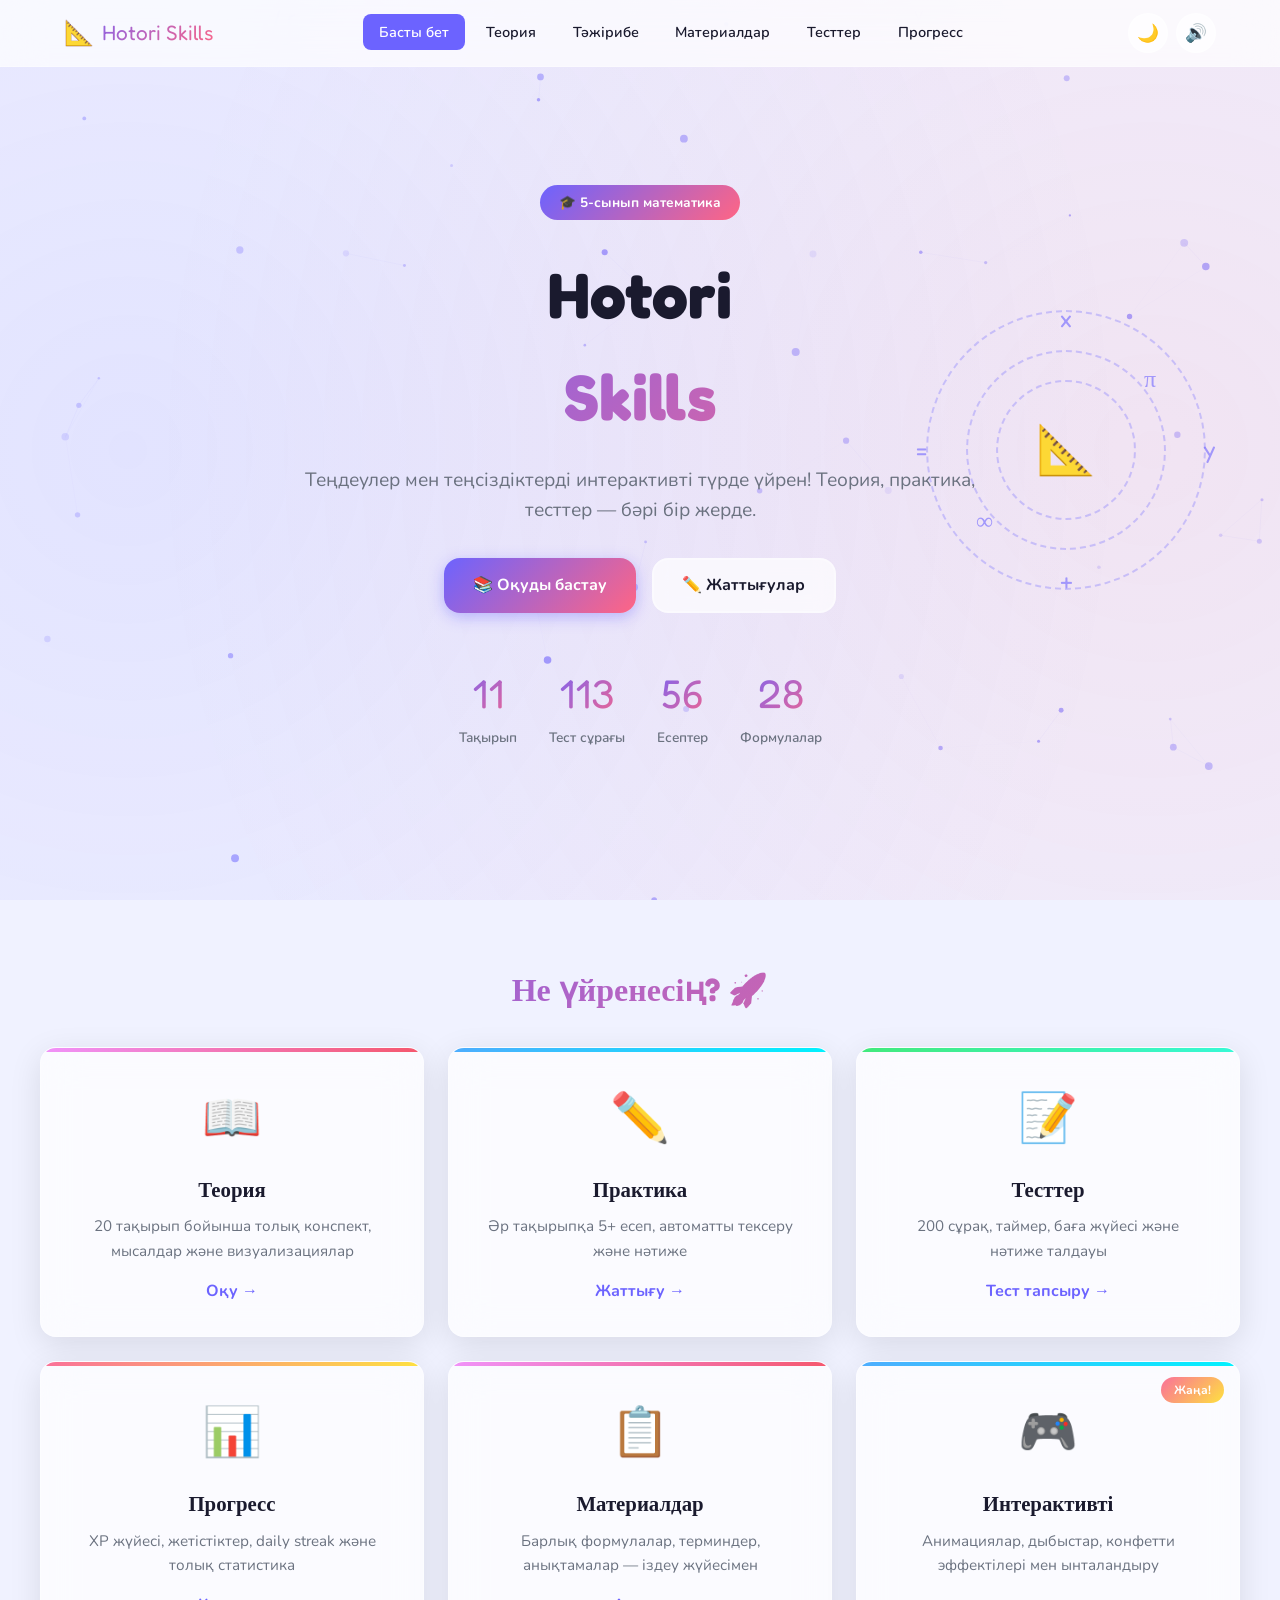
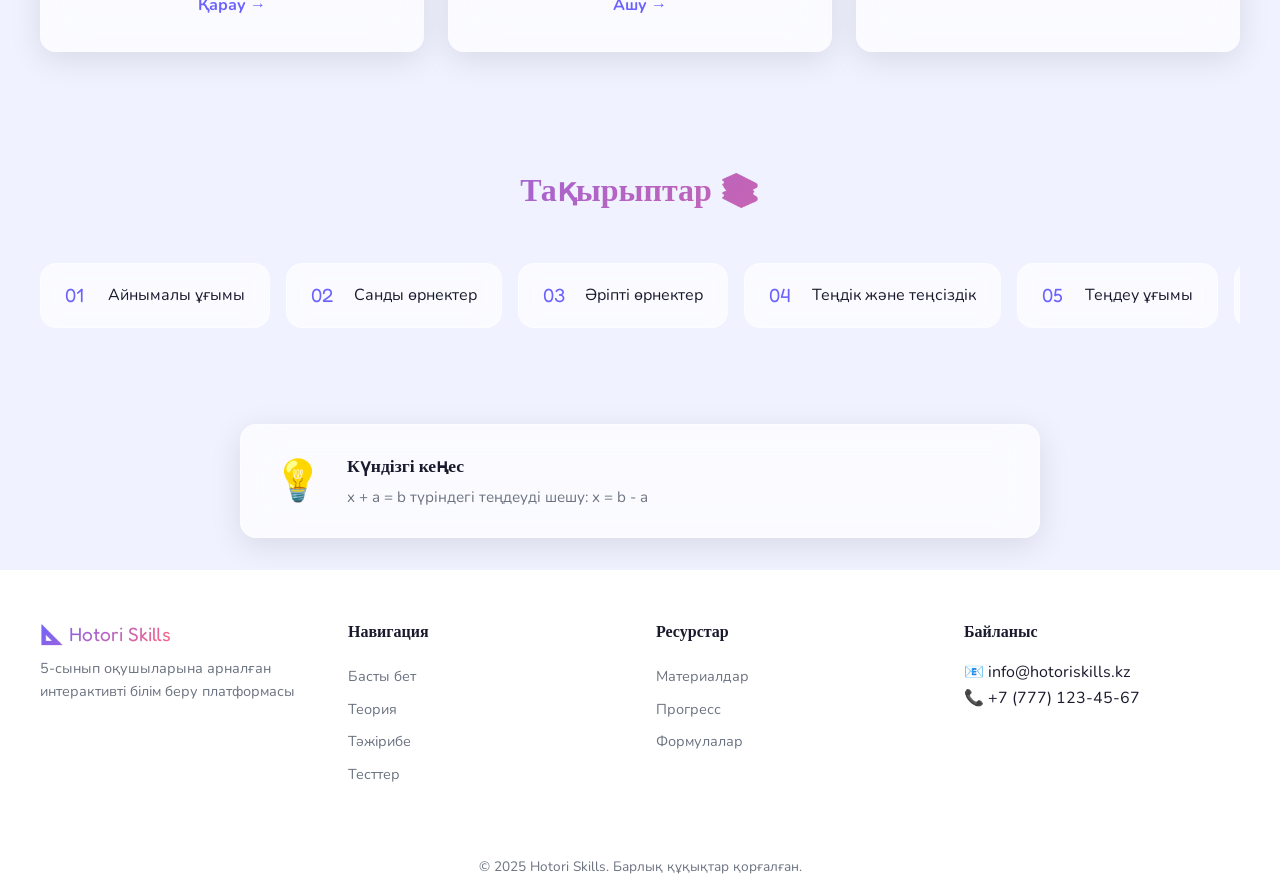
<file: index.html>
<!-- index.html -->
<!DOCTYPE html>
<html lang="kk">
<head>
    <meta charset="UTF-8">
    <meta name="viewport" content="width=device-width, initial-scale=1.0">
    <title>Hotori Skills — Теңдеулер мен теңсіздіктер</title>
    <link rel="stylesheet" href="css/style.css">
    <link rel="stylesheet" href="css/animations.css">
    <link href="https://fonts.googleapis.com/css2?family=Nunito:wght@400;600;700;800;900&family=Fredoka+One&display=swap" rel="stylesheet">
</head>
<body>
    <!-- Loading Screen -->
    <div id="loading-screen">
        <div class="loader-container">
            <div class="loader-spinner"></div>
            <h2 class="loader-text">Hotori Skills</h2>
            <p class="loader-sub">Жүктелуде...</p>
            <div class="loader-bar"><div class="loader-bar-fill"></div></div>
        </div>
    </div>

    <!-- Particle Background -->
    <canvas id="particle-canvas"></canvas>

    <!-- Floating Math Symbols -->
    <div class="floating-symbols" id="floating-symbols"></div>

    <!-- Navigation -->
    <nav class="navbar" id="navbar">
        <div class="nav-container">
            <a href="index.html" class="nav-logo">
                <span class="logo-icon">📐</span>
                <span class="logo-text">Hotori Skills</span>
            </a>
            <button class="nav-toggle" id="nav-toggle" aria-label="Menu">
                <span></span><span></span><span></span>
            </button>
            <ul class="nav-menu" id="nav-menu">
                <li><a href="index.html" class="nav-link active">Басты бет</a></li>
                <li><a href="theory.html" class="nav-link">Теория</a></li>
                <li><a href="practice.html" class="nav-link">Тәжірибе</a></li>
                <li><a href="materials.html" class="nav-link">Материалдар</a></li>
                <li><a href="tests.html" class="nav-link">Тесттер</a></li>
                <li><a href="progress.html" class="nav-link">Прогресс</a></li>
            </ul>
            <div class="nav-controls">
                <button class="theme-toggle" id="theme-toggle" aria-label="Theme">🌙</button>
                <button class="sound-toggle" id="sound-toggle" aria-label="Sound">🔊</button>
            </div>
        </div>
    </nav>

    <!-- Hero Section -->
    <header class="hero" id="hero">
        <div class="hero-content">
            <div class="hero-badge">🎓 5-сынып математика</div>
            <h1 class="hero-title">
                <span class="title-line">Hotori</span>
                <span class="title-line highlight">Skills</span>
            </h1>
            <p class="hero-description">Теңдеулер мен теңсіздіктерді интерактивті түрде үйрен! Теория, практика, тесттер — бәрі бір жерде.</p>
            <div class="hero-buttons">
                <a href="theory.html" class="btn btn-primary btn-glow">📚 Оқуды бастау</a>
                <a href="practice.html" class="btn btn-secondary">✏️ Жаттығулар</a>
            </div>
            <div class="hero-stats">
                <div class="stat-item">
                    <span class="stat-number" data-count="20">0</span>
                    <span class="stat-label">Тақырып</span>
                </div>
                <div class="stat-item">
                    <span class="stat-number" data-count="200">0</span>
                    <span class="stat-label">Тест сұрағы</span>
                </div>
                <div class="stat-item">
                    <span class="stat-number" data-count="100">0</span>
                    <span class="stat-label">Есептер</span>
                </div>
                <div class="stat-item">
                    <span class="stat-number" data-count="50">0</span>
                    <span class="stat-label">Формулалар</span>
                </div>
            </div>
        </div>
        <div class="hero-visual">
            <div class="math-orbit">
                <div class="orbit-ring ring-1"></div>
                <div class="orbit-ring ring-2"></div>
                <div class="orbit-ring ring-3"></div>
                <div class="orbit-symbol sym-1">x</div>
                <div class="orbit-symbol sym-2">y</div>
                <div class="orbit-symbol sym-3">+</div>
                <div class="orbit-symbol sym-4">=</div>
                <div class="orbit-symbol sym-5">π</div>
                <div class="orbit-symbol sym-6">∞</div>
                <div class="orbit-center">📐</div>
            </div>
        </div>
    </header>

    <!-- Features Section -->
    <section class="features" id="features">
        <h2 class="section-title">Не үйренесің? 🚀</h2>
        <div class="features-grid">
            <div class="feature-card glass" data-aos="fade-up">
                <div class="feature-icon">📖</div>
                <h3>Теория</h3>
                <p>20 тақырып бойынша толық конспект, мысалдар және визуализациялар</p>
                <a href="theory.html" class="feature-link">Оқу →</a>
            </div>
            <div class="feature-card glass" data-aos="fade-up" data-aos-delay="100">
                <div class="feature-icon">✏️</div>
                <h3>Практика</h3>
                <p>Әр тақырыпқа 5+ есеп, автоматты тексеру және нәтиже</p>
                <a href="practice.html" class="feature-link">Жаттығу →</a>
            </div>
            <div class="feature-card glass" data-aos="fade-up" data-aos-delay="200">
                <div class="feature-icon">📝</div>
                <h3>Тесттер</h3>
                <p>200 сұрақ, таймер, баға жүйесі және нәтиже талдауы</p>
                <a href="tests.html" class="feature-link">Тест тапсыру →</a>
            </div>
            <div class="feature-card glass" data-aos="fade-up" data-aos-delay="300">
                <div class="feature-icon">📊</div>
                <h3>Прогресс</h3>
                <p>XP жүйесі, жетістіктер, daily streak және толық статистика</p>
                <a href="progress.html" class="feature-link">Қарау →</a>
            </div>
            <div class="feature-card glass" data-aos="fade-up" data-aos-delay="400">
                <div class="feature-icon">📋</div>
                <h3>Материалдар</h3>
                <p>Барлық формулалар, терминдер, анықтамалар — іздеу жүйесімен</p>
                <a href="materials.html" class="feature-link">Ашу →</a>
            </div>
            <div class="feature-card glass" data-aos="fade-up" data-aos-delay="500">
                <div class="feature-icon">🎮</div>
                <h3>Интерактивті</h3>
                <p>Анимациялар, дыбыстар, конфетти эффектілері мен ынталандыру</p>
                <span class="feature-tag">Жаңа!</span>
            </div>
        </div>
    </section>

    <!-- Quick Topics Section -->
    <section class="quick-topics" id="quick-topics">
        <h2 class="section-title">Тақырыптар 📚</h2>
        <div class="topics-carousel">
            <div class="topic-item" onclick="location.href='theory.html#topic-1'">
                <span class="topic-num">01</span>
                <span class="topic-name">Айнымалы ұғымы</span>
            </div>
            <div class="topic-item" onclick="location.href='theory.html#topic-2'">
                <span class="topic-num">02</span>
                <span class="topic-name">Санды өрнектер</span>
            </div>
            <div class="topic-item" onclick="location.href='theory.html#topic-3'">
                <span class="topic-num">03</span>
                <span class="topic-name">Әріпті өрнектер</span>
            </div>
            <div class="topic-item" onclick="location.href='theory.html#topic-4'">
                <span class="topic-num">04</span>
                <span class="topic-name">Теңдік және теңсіздік</span>
            </div>
            <div class="topic-item" onclick="location.href='theory.html#topic-5'">
                <span class="topic-num">05</span>
                <span class="topic-name">Теңдеу ұғымы</span>
            </div>
            <div class="topic-item" onclick="location.href='theory.html#topic-6'">
                <span class="topic-num">06</span>
                <span class="topic-name">Қарапайым теңдеулер</span>
            </div>
            <div class="topic-item" onclick="location.href='theory.html#topic-7'">
                <span class="topic-num">07</span>
                <span class="topic-name">Бір амалмен шешу</span>
            </div>
            <div class="topic-item" onclick="location.href='theory.html#topic-8'">
                <span class="topic-num">08</span>
                <span class="topic-name">Екі амалмен шешу</span>
            </div>
        </div>
    </section>

    <!-- Daily Tip -->
    <section class="daily-tip">
        <div class="tip-card glass">
            <div class="tip-icon">💡</div>
            <div class="tip-content">
                <h3>Күндізгі кеңес</h3>
                <p id="daily-tip-text">Теңдеу шешкенде, теңдіктің екі жағына да бірдей амал қолдануды ұмытпа!</p>
            </div>
        </div>
    </section>

    <!-- Footer -->
    <footer class="footer">
        <div class="footer-container">
            <div class="footer-brand">
                <span class="footer-logo">📐 Hotori Skills</span>
                <p>5-сынып оқушыларына арналған интерактивті білім беру платформасы</p>
            </div>
            <div class="footer-links">
                <h4>Навигация</h4>
                <a href="index.html">Басты бет</a>
                <a href="theory.html">Теория</a>
                <a href="practice.html">Тәжірибе</a>
                <a href="tests.html">Тесттер</a>
            </div>
            <div class="footer-links">
                <h4>Ресурстар</h4>
                <a href="materials.html">Материалдар</a>
                <a href="progress.html">Прогресс</a>
                <a href="theory.html">Формулалар</a>
            </div>
            <div class="footer-info">
                <h4>Байланыс</h4>
                <p>📧 info@hotoriskills.kz</p>
                <p>📞 +7 (777) 123-45-67</p>
            </div>
        </div>
        <div class="footer-bottom">
            <p>© 2025 Hotori Skills. Барлық құқықтар қорғалған.</p>
        </div>
    </footer>

    <!-- Scroll to Top -->
    <button class="scroll-top" id="scroll-top" aria-label="Scroll to top">↑</button>

    <!-- Notification Container -->
    <div id="notification-container"></div>

    <!-- Achievement Popup -->
    <div id="achievement-popup" class="achievement-popup hidden">
        <div class="achievement-content">
            <div class="achievement-icon">🏆</div>
            <h3 id="achievement-title">Жетістік!</h3>
            <p id="achievement-desc">Алғашқы қадам!</p>
        </div>
    </div>

    <script src="js/storage.js"></script>
    <script src="js/animations.js"></script>
    <script src="js/main.js"></script>
</body>
</html>
</file>
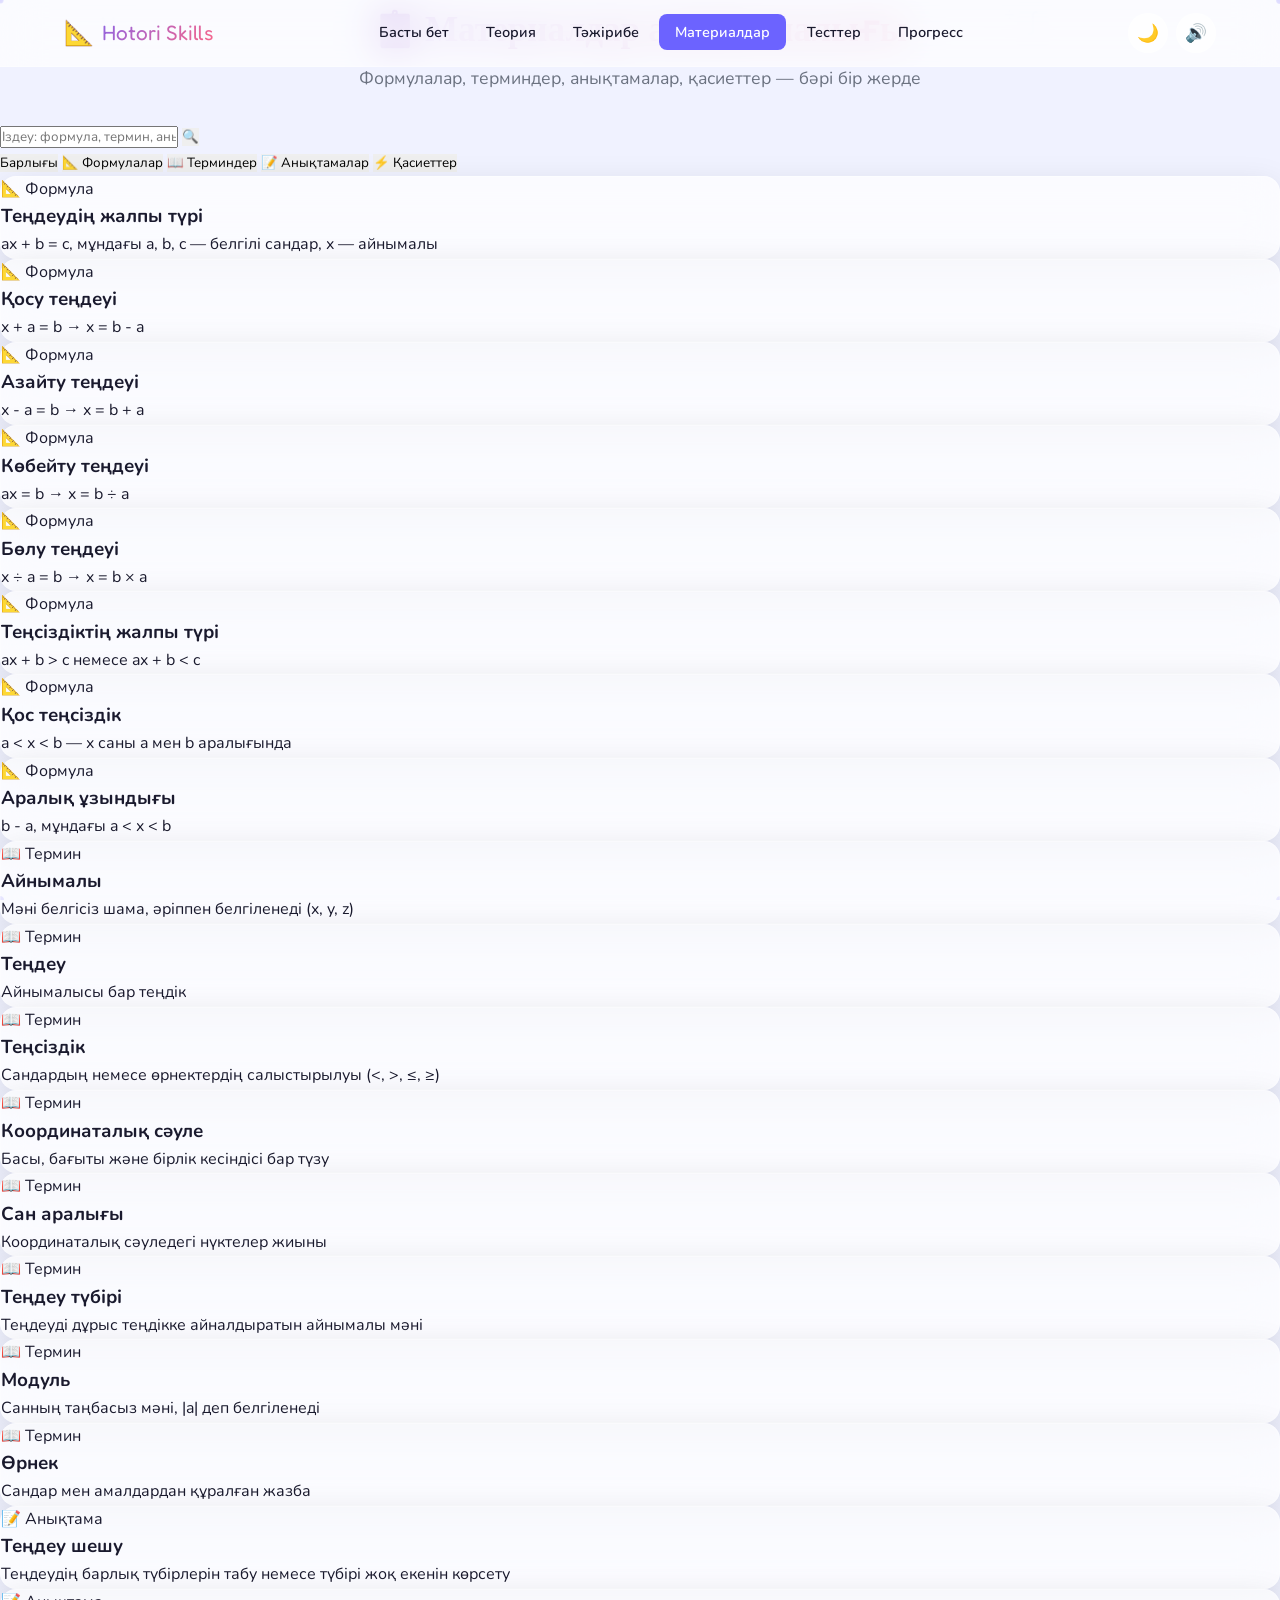
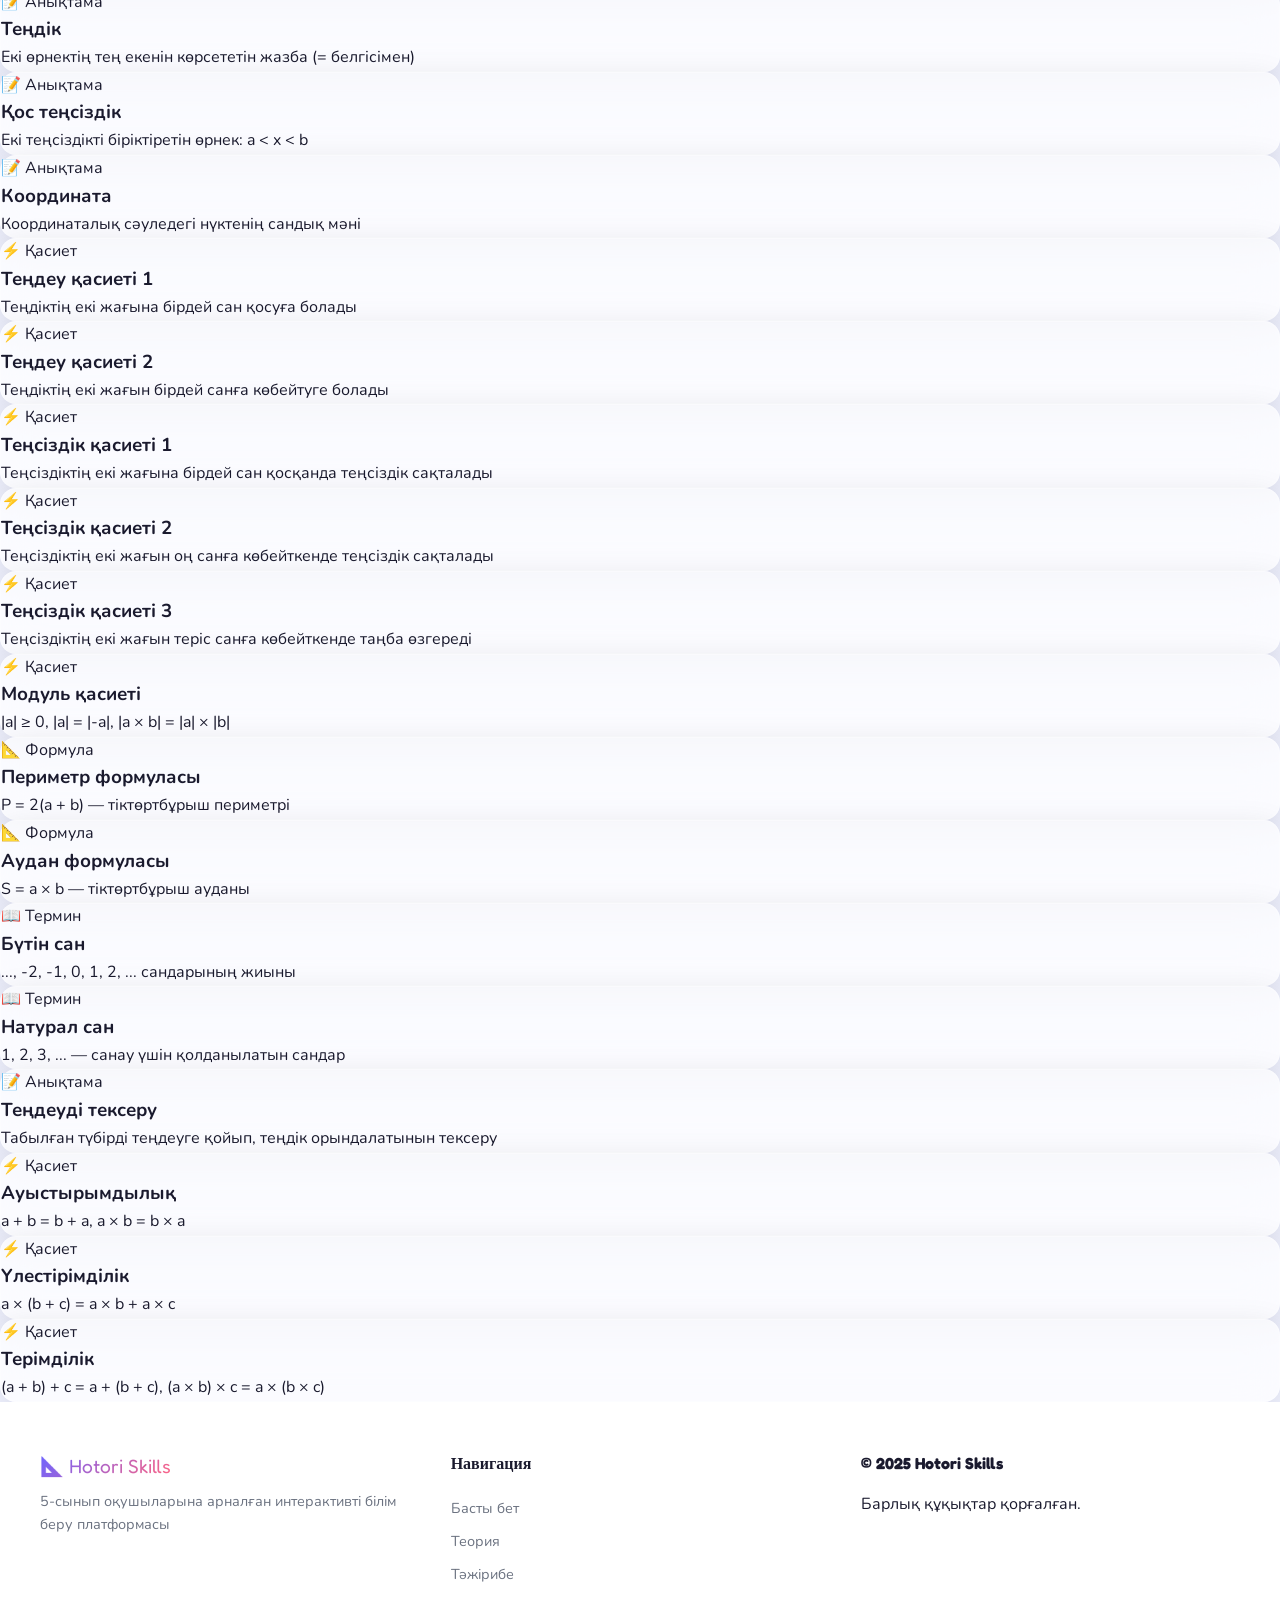
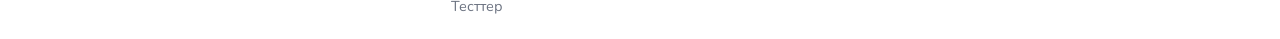
<file: materials.html>
<!-- materials.html -->
<!DOCTYPE html>
<html lang="kk">
<head>
    <meta charset="UTF-8">
    <meta name="viewport" content="width=device-width, initial-scale=1.0">
    <title>Материалдар — Hotori Skills</title>
    <link rel="stylesheet" href="css/style.css">
    <link rel="stylesheet" href="css/animations.css">
    <link href="https://fonts.googleapis.com/css2?family=Nunito:wght@400;600;700;800;900&family=Fredoka+One&display=swap" rel="stylesheet">
</head>
<body>
    <canvas id="particle-canvas"></canvas>
    <div class="floating-symbols" id="floating-symbols"></div>

    <nav class="navbar" id="navbar">
        <div class="nav-container">
            <a href="index.html" class="nav-logo">
                <span class="logo-icon">📐</span>
                <span class="logo-text">Hotori Skills</span>
            </a>
            <button class="nav-toggle" id="nav-toggle"><span></span><span></span><span></span></button>
            <ul class="nav-menu" id="nav-menu">
                <li><a href="index.html" class="nav-link">Басты бет</a></li>
                <li><a href="theory.html" class="nav-link">Теория</a></li>
                <li><a href="practice.html" class="nav-link">Тәжірибе</a></li>
                <li><a href="materials.html" class="nav-link active">Материалдар</a></li>
                <li><a href="tests.html" class="nav-link">Тесттер</a></li>
                <li><a href="progress.html" class="nav-link">Прогресс</a></li>
            </ul>
            <div class="nav-controls">
                <button class="theme-toggle" id="theme-toggle">🌙</button>
                <button class="sound-toggle" id="sound-toggle">🔊</button>
            </div>
        </div>
    </nav>

    <section class="materials-header">
        <h1 class="page-title">📋 Материалдар анықтамалығы</h1>
        <p class="page-subtitle">Формулалар, терминдер, анықтамалар, қасиеттер — бәрі бір жерде</p>
        <div class="search-container">
            <input type="text" id="material-search" placeholder="Іздеу: формула, термин, анықтама..." class="search-input">
            <button class="search-btn">🔍</button>
        </div>
        <div class="filter-chips" id="filter-chips">
            <button class="filter-chip active" data-filter="all">Барлығы</button>
            <button class="filter-chip" data-filter="formula">📐 Формулалар</button>
            <button class="filter-chip" data-filter="term">📖 Терминдер</button>
            <button class="filter-chip" data-filter="definition">📝 Анықтамалар</button>
            <button class="filter-chip" data-filter="property">⚡ Қасиеттер</button>
        </div>
    </section>

    <main class="materials-grid" id="materials-grid">
        <!-- JS арқылы толтырылады -->
    </main>

    <footer class="footer">
        <div class="footer-container">
            <div class="footer-brand">
                <span class="footer-logo">📐 Hotori Skills</span>
                <p>5-сынып оқушыларына арналған интерактивті білім беру платформасы</p>
            </div>
            <div class="footer-links">
                <h4>Навигация</h4>
                <a href="index.html">Басты бет</a>
                <a href="theory.html">Теория</a>
                <a href="practice.html">Тәжірибе</a>
                <a href="tests.html">Тесттер</a>
            </div>
            <div class="footer-info">
                <h4>© 2025 Hotori Skills</h4>
                <p>Барлық құқықтар қорғалған.</p>
            </div>
        </div>
    </footer>

    <button class="scroll-top" id="scroll-top">↑</button>
    <div id="notification-container"></div>

    <script src="js/storage.js"></script>
    <script src="js/animations.js"></script>
    <script src="js/main.js"></script>
    <script>
        // Materials page specific script
        const materialsData = [
            { type: "formula", title: "Теңдеудің жалпы түрі", content: "ax + b = c, мұндағы a, b, c — белгілі сандар, x — айнымалы" },
            { type: "formula", title: "Қосу теңдеуі", content: "x + a = b → x = b - a" },
            { type: "formula", title: "Азайту теңдеуі", content: "x - a = b → x = b + a" },
            { type: "formula", title: "Көбейту теңдеуі", content: "ax = b → x = b ÷ a" },
            { type: "formula", title: "Бөлу теңдеуі", content: "x ÷ a = b → x = b × a" },
            { type: "formula", title: "Теңсіздіктің жалпы түрі", content: "ax + b > c немесе ax + b < c" },
            { type: "formula", title: "Қос теңсіздік", content: "a < x < b — x саны a мен b аралығында" },
            { type: "formula", title: "Аралық ұзындығы", content: "b - a, мұндағы a < x < b" },
            { type: "term", title: "Айнымалы", content: "Мәні белгісіз шама, әріппен белгіленеді (x, y, z)" },
            { type: "term", title: "Теңдеу", content: "Айнымалысы бар теңдік" },
            { type: "term", title: "Теңсіздік", content: "Сандардың немесе өрнектердің салыстырылуы (<, >, ≤, ≥)" },
            { type: "term", title: "Координаталық сәуле", content: "Басы, бағыты және бірлік кесіндісі бар түзу" },
            { type: "term", title: "Сан аралығы", content: "Координаталық сәуледегі нүктелер жиыны" },
            { type: "term", title: "Теңдеу түбірі", content: "Теңдеуді дұрыс теңдікке айналдыратын айнымалы мәні" },
            { type: "term", title: "Модуль", content: "Санның таңбасыз мәні, |a| деп белгіленеді" },
            { type: "term", title: "Өрнек", content: "Сандар мен амалдардан құралған жазба" },
            { type: "definition", title: "Теңдеу шешу", content: "Теңдеудің барлық түбірлерін табу немесе түбірі жоқ екенін көрсету" },
            { type: "definition", title: "Теңдік", content: "Екі өрнектің тең екенін көрсететін жазба (= белгісімен)" },
            { type: "definition", title: "Қос теңсіздік", content: "Екі теңсіздікті біріктіретін өрнек: a < x < b" },
            { type: "definition", title: "Координата", content: "Координаталық сәуледегі нүктенің сандық мәні" },
            { type: "property", title: "Теңдеу қасиеті 1", content: "Теңдіктің екі жағына бірдей сан қосуға болады" },
            { type: "property", title: "Теңдеу қасиеті 2", content: "Теңдіктің екі жағын бірдей санға көбейтуге болады" },
            { type: "property", title: "Теңсіздік қасиеті 1", content: "Теңсіздіктің екі жағына бірдей сан қосқанда теңсіздік сақталады" },
            { type: "property", title: "Теңсіздік қасиеті 2", content: "Теңсіздіктің екі жағын оң санға көбейткенде теңсіздік сақталады" },
            { type: "property", title: "Теңсіздік қасиеті 3", content: "Теңсіздіктің екі жағын теріс санға көбейткенде таңба өзгереді" },
            { type: "property", title: "Модуль қасиеті", content: "|a| ≥ 0, |a| = |-a|, |a × b| = |a| × |b|" },
            { type: "formula", title: "Периметр формуласы", content: "P = 2(a + b) — тіктөртбұрыш периметрі" },
            { type: "formula", title: "Аудан формуласы", content: "S = a × b — тіктөртбұрыш ауданы" },
            { type: "term", title: "Бүтін сан", content: "..., -2, -1, 0, 1, 2, ... сандарының жиыны" },
            { type: "term", title: "Натурал сан", content: "1, 2, 3, ... — санау үшін қолданылатын сандар" },
            { type: "definition", title: "Теңдеуді тексеру", content: "Табылған түбірді теңдеуге қойып, теңдік орындалатынын тексеру" },
            { type: "property", title: "Ауыстырымдылық", content: "a + b = b + a, a × b = b × a" },
            { type: "property", title: "Үлестірімділік", content: "a × (b + c) = a × b + a × c" },
            { type: "property", title: "Терімділік", content: "(a + b) + c = a + (b + c), (a × b) × c = a × (b × c)" },
        ];

        function renderMaterials(data) {
            const grid = document.getElementById('materials-grid');
            grid.innerHTML = '';
            if (data.length === 0) {
                grid.innerHTML = '<div class="no-results"><span class="placeholder-icon">🔍</span><h3>Ештеңе табылмады</h3><p>Басқа сөзбен іздеп көріңіз</p></div>';
                return;
            }
            data.forEach((item, i) => {
                const typeIcons = { formula: '📐', term: '📖', definition: '📝', property: '⚡' };
                const typeLabels = { formula: 'Формула', term: 'Термин', definition: 'Анықтама', property: 'Қасиет' };
                const card = document.createElement('div');
                card.className = 'material-card glass';
                card.dataset.type = item.type;
                card.style.animationDelay = (i * 0.05) + 's';
                card.innerHTML = `
                    <div class="material-card-header">
                        <span class="material-type-badge type-${item.type}">${typeIcons[item.type]} ${typeLabels[item.type]}</span>
                        <h3>${item.title}</h3>
                    </div>
                    <div class="material-card-body">
                        <p>${item.content}</p>
                    </div>
                `;
                grid.appendChild(card);
            });
        }

        // Render all on load
        document.addEventListener('DOMContentLoaded', () => {
            renderMaterials(materialsData);

            // Search
            const searchInput = document.getElementById('material-search');
            searchInput.addEventListener('input', () => {
                const query = searchInput.value.toLowerCase().trim();
                const activeFilter = document.querySelector('.filter-chip.active').dataset.filter;
                let filtered = materialsData;
                if (activeFilter !== 'all') {
                    filtered = filtered.filter(m => m.type === activeFilter);
                }
                if (query) {
                    filtered = filtered.filter(m =>
                        m.title.toLowerCase().includes(query) || m.content.toLowerCase().includes(query)
                    );
                }
                renderMaterials(filtered);
            });

            // Filter chips
            document.getElementById('filter-chips').addEventListener('click', (e) => {
                const chip = e.target.closest('.filter-chip');
                if (!chip) return;
                document.querySelectorAll('.filter-chip').forEach(c => c.classList.remove('active'));
                chip.classList.add('active');
                const filter = chip.dataset.filter;
                const query = searchInput.value.toLowerCase().trim();
                let filtered = filter === 'all' ? [...materialsData] : materialsData.filter(m => m.type === filter);
                if (query) {
                    filtered = filtered.filter(m =>
                        m.title.toLowerCase().includes(query) || m.content.toLowerCase().includes(query)
                    );
                }
                renderMaterials(filtered);
            });
        });
    </script>
</body>
</html>
</file>
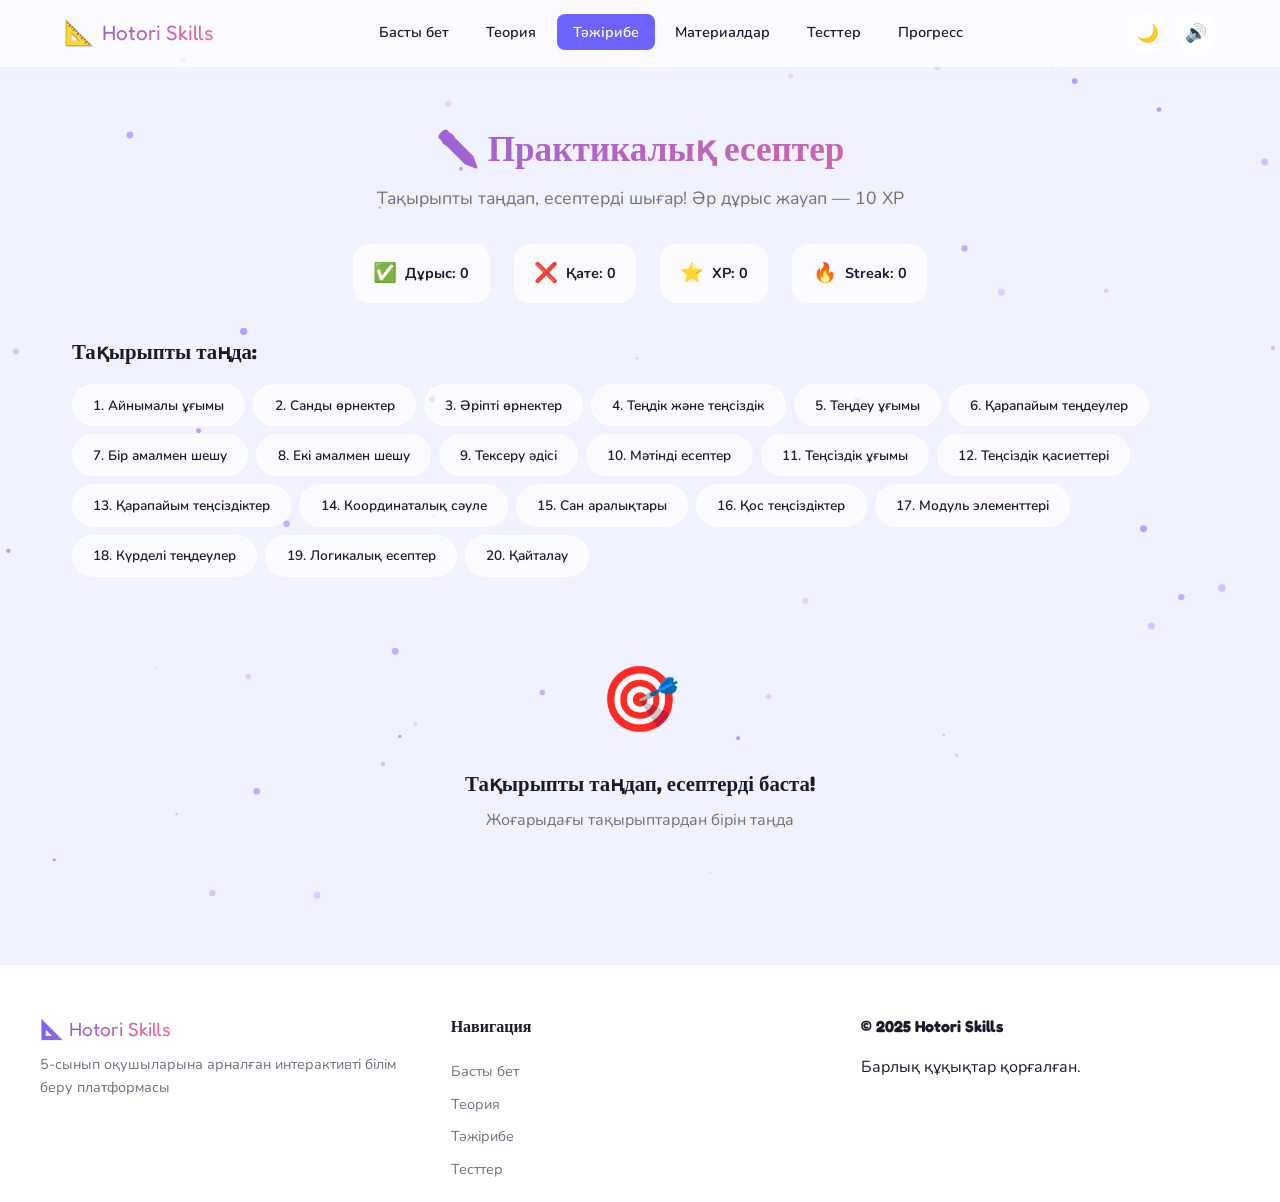
<file: practice.html>
<!-- practice.html -->
<!DOCTYPE html>
<html lang="kk">
<head>
    <meta charset="UTF-8">
    <meta name="viewport" content="width=device-width, initial-scale=1.0">
    <title>Практика — Hotori Skills</title>
    <link rel="stylesheet" href="css/style.css">
    <link rel="stylesheet" href="css/practice.css">
    <link rel="stylesheet" href="css/animations.css">
    <link href="https://fonts.googleapis.com/css2?family=Nunito:wght@400;600;700;800;900&family=Fredoka+One&display=swap" rel="stylesheet">
</head>
<body>
    <canvas id="particle-canvas"></canvas>
    <div class="floating-symbols" id="floating-symbols"></div>

    <nav class="navbar" id="navbar">
        <div class="nav-container">
            <a href="index.html" class="nav-logo">
                <span class="logo-icon">📐</span>
                <span class="logo-text">Hotori Skills</span>
            </a>
            <button class="nav-toggle" id="nav-toggle"><span></span><span></span><span></span></button>
            <ul class="nav-menu" id="nav-menu">
                <li><a href="index.html" class="nav-link">Басты бет</a></li>
                <li><a href="theory.html" class="nav-link">Теория</a></li>
                <li><a href="practice.html" class="nav-link active">Тәжірибе</a></li>
                <li><a href="materials.html" class="nav-link">Материалдар</a></li>
                <li><a href="tests.html" class="nav-link">Тесттер</a></li>
                <li><a href="progress.html" class="nav-link">Прогресс</a></li>
            </ul>
            <div class="nav-controls">
                <button class="theme-toggle" id="theme-toggle">🌙</button>
                <button class="sound-toggle" id="sound-toggle">🔊</button>
            </div>
        </div>
    </nav>

    <section class="practice-header">
        <h1 class="page-title">✏️ Практикалық есептер</h1>
        <p class="page-subtitle">Тақырыпты таңдап, есептерді шығар! Әр дұрыс жауап — 10 XP</p>
        <div class="practice-stats">
            <div class="mini-stat">
                <span class="mini-stat-icon">✅</span>
                <span>Дұрыс: <strong id="correct-count">0</strong></span>
            </div>
            <div class="mini-stat">
                <span class="mini-stat-icon">❌</span>
                <span>Қате: <strong id="wrong-count">0</strong></span>
            </div>
            <div class="mini-stat">
                <span class="mini-stat-icon">⭐</span>
                <span>XP: <strong id="xp-count">0</strong></span>
            </div>
            <div class="mini-stat">
                <span class="mini-stat-icon">🔥</span>
                <span>Streak: <strong id="streak-count">0</strong></span>
            </div>
        </div>
    </section>

    <!-- Topic Selector -->
    <section class="topic-selector">
        <h2>Тақырыпты таңда:</h2>
        <div class="topic-chips" id="topic-chips">
            <!-- JS арқылы -->
        </div>
    </section>

    <!-- Practice Area -->
    <section class="practice-area" id="practice-area">
        <div class="exercise-container" id="exercise-container">
            <div class="exercise-placeholder">
                <span class="placeholder-icon">🎯</span>
                <h3>Тақырыпты таңдап, есептерді баста!</h3>
                <p>Жоғарыдағы тақырыптардан бірін таңда</p>
            </div>
        </div>
    </section>

    <footer class="footer">
        <div class="footer-container">
            <div class="footer-brand">
                <span class="footer-logo">📐 Hotori Skills</span>
                <p>5-сынып оқушыларына арналған интерактивті білім беру платформасы</p>
            </div>
            <div class="footer-links">
                <h4>Навигация</h4>
                <a href="index.html">Басты бет</a>
                <a href="theory.html">Теория</a>
                <a href="practice.html">Тәжірибе</a>
                <a href="tests.html">Тесттер</a>
            </div>
            <div class="footer-info">
                <h4>© 2025 Hotori Skills</h4>
                <p>Барлық құқықтар қорғалған.</p>
            </div>
        </div>
    </footer>

    <button class="scroll-top" id="scroll-top">↑</button>
    <div id="notification-container"></div>
    <div id="achievement-popup" class="achievement-popup hidden">
        <div class="achievement-content">
            <div class="achievement-icon">🏆</div>
            <h3 id="achievement-title">Жетістік!</h3>
            <p id="achievement-desc">Алғашқы қадам!</p>
        </div>
    </div>

    <script src="js/storage.js"></script>
    <script src="js/animations.js"></script>
    <script src="js/practice.js"></script>
    <script src="js/main.js"></script>
</body>
</html>
</file>
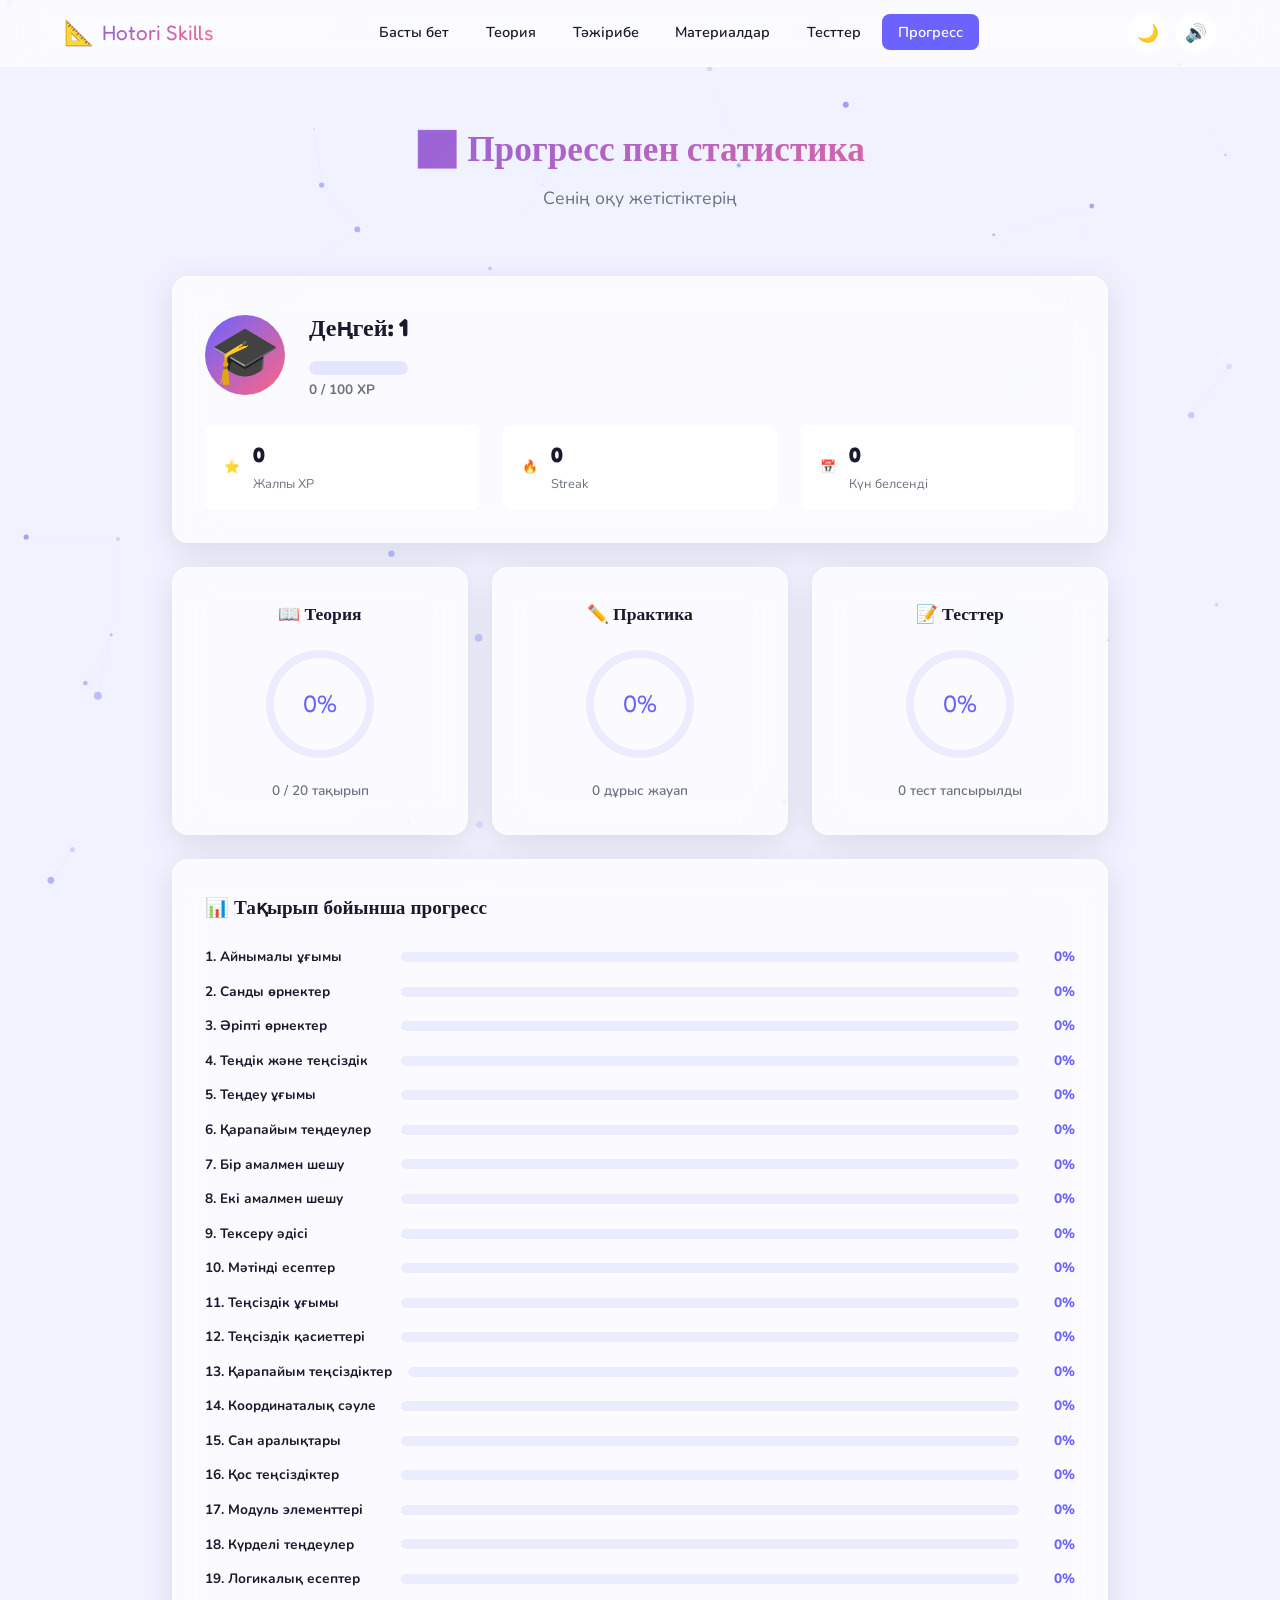
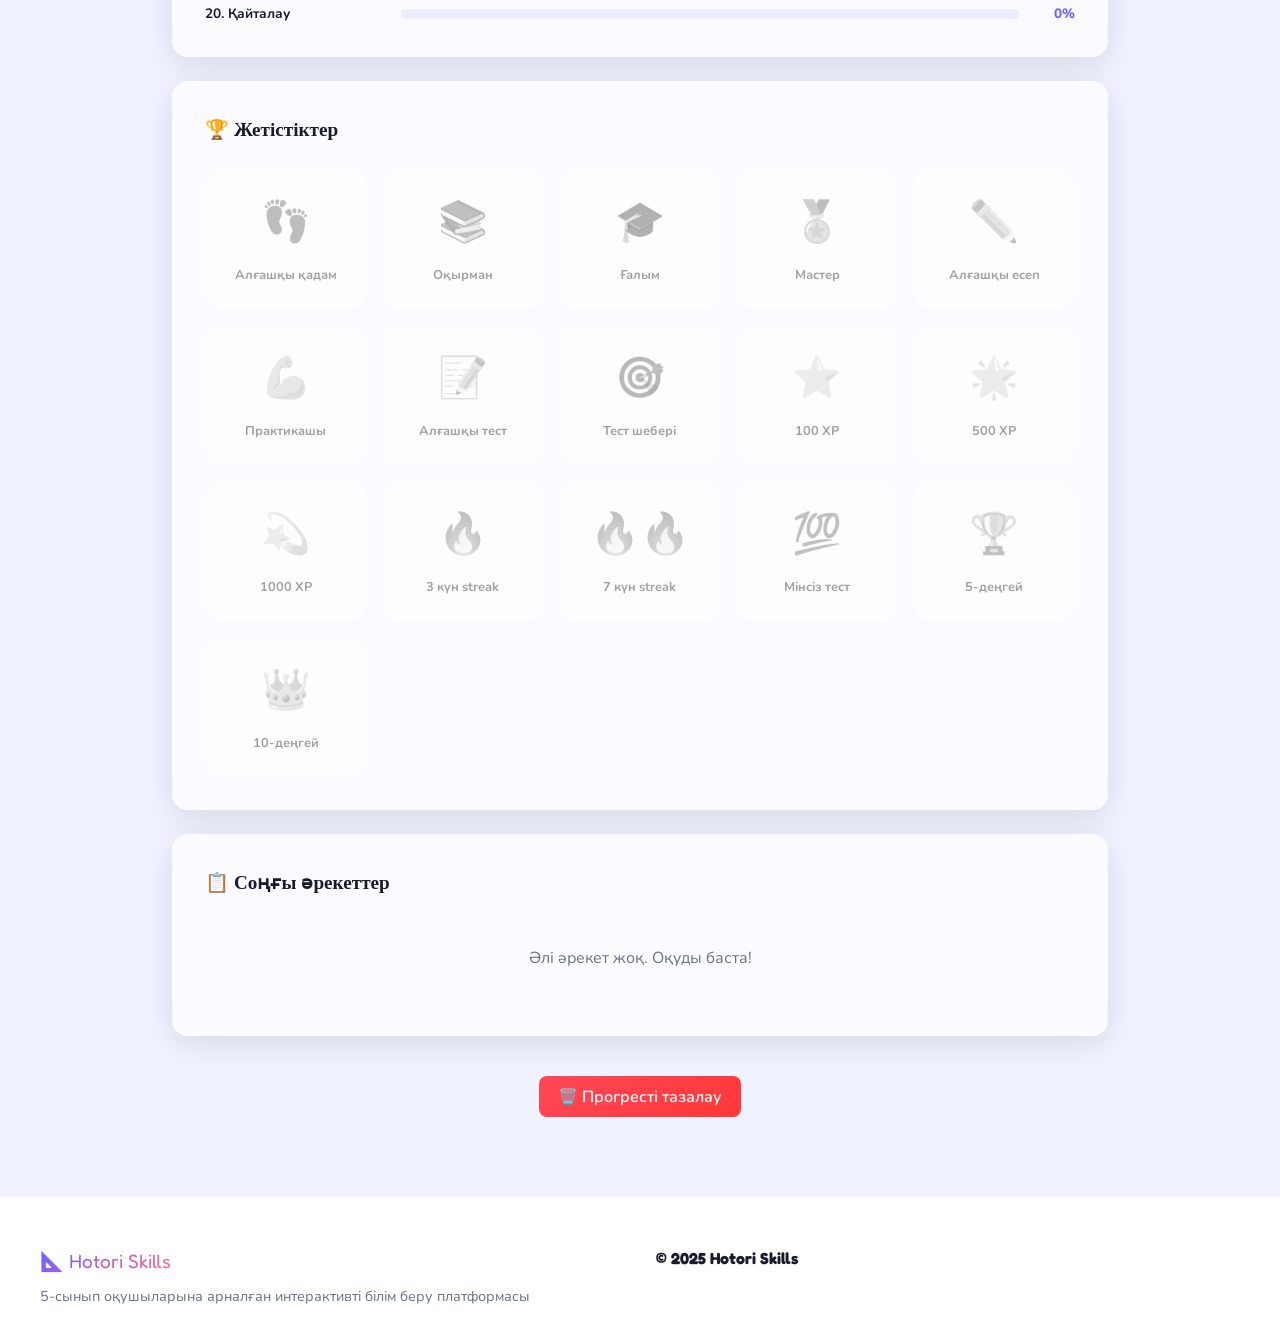
<file: progress.html>
<!-- progress.html -->
<!DOCTYPE html>
<html lang="kk">
<head>
    <meta charset="UTF-8">
    <meta name="viewport" content="width=device-width, initial-scale=1.0">
    <title>Прогресс — Hotori Skills</title>
    <link rel="stylesheet" href="css/style.css">
    <link rel="stylesheet" href="css/progress.css">
    <link rel="stylesheet" href="css/animations.css">
    <link href="https://fonts.googleapis.com/css2?family=Nunito:wght@400;600;700;800;900&family=Fredoka+One&display=swap" rel="stylesheet">
</head>
<body>
    <canvas id="particle-canvas"></canvas>
    <div class="floating-symbols" id="floating-symbols"></div>

    <nav class="navbar" id="navbar">
        <div class="nav-container">
            <a href="index.html" class="nav-logo">
                <span class="logo-icon">📐</span>
                <span class="logo-text">Hotori Skills</span>
            </a>
            <button class="nav-toggle" id="nav-toggle"><span></span><span></span><span></span></button>
            <ul class="nav-menu" id="nav-menu">
                <li><a href="index.html" class="nav-link">Басты бет</a></li>
                <li><a href="theory.html" class="nav-link">Теория</a></li>
                <li><a href="practice.html" class="nav-link">Тәжірибе</a></li>
                <li><a href="materials.html" class="nav-link">Материалдар</a></li>
                <li><a href="tests.html" class="nav-link">Тесттер</a></li>
                <li><a href="progress.html" class="nav-link active">Прогресс</a></li>
            </ul>
            <div class="nav-controls">
                <button class="theme-toggle" id="theme-toggle">🌙</button>
                <button class="sound-toggle" id="sound-toggle">🔊</button>
            </div>
        </div>
    </nav>

    <section class="progress-header">
        <h1 class="page-title">📊 Прогресс пен статистика</h1>
        <p class="page-subtitle">Сенің оқу жетістіктерің</p>
    </section>

    <main class="progress-dashboard">
        <!-- XP Card -->
        <div class="xp-card glass">
            <div class="xp-header">
                <div class="xp-avatar">🎓</div>
                <div class="xp-info">
                    <h2 id="player-level">Деңгей: 1</h2>
                    <div class="xp-bar-container">
                        <div class="xp-bar">
                            <div class="xp-bar-fill" id="xp-bar-fill" style="width: 0%"></div>
                        </div>
                        <span class="xp-text"><span id="current-xp">0</span> / <span id="xp-needed">100</span> XP</span>
                    </div>
                </div>
            </div>
            <div class="xp-stats-row">
                <div class="xp-stat">
                    <span class="xp-stat-icon">⭐</span>
                    <div>
                        <strong id="total-xp-display">0</strong>
                        <span>Жалпы XP</span>
                    </div>
                </div>
                <div class="xp-stat">
                    <span class="xp-stat-icon">🔥</span>
                    <div>
                        <strong id="streak-display">0</strong>
                        <span>Streak</span>
                    </div>
                </div>
                <div class="xp-stat">
                    <span class="xp-stat-icon">📅</span>
                    <div>
                        <strong id="days-active">0</strong>
                        <span>Күн белсенді</span>
                    </div>
                </div>
            </div>
        </div>

        <!-- Progress Circles -->
        <div class="progress-circles-grid">
            <div class="progress-circle-card glass">
                <h3>📖 Теория</h3>
                <div class="circle-chart">
                    <svg viewBox="0 0 120 120">
                        <circle class="circle-bg" cx="60" cy="60" r="50"></circle>
                        <circle class="circle-fill" id="theory-circle" cx="60" cy="60" r="50"></circle>
                    </svg>
                    <span class="circle-percent" id="theory-percent">0%</span>
                </div>
                <p id="theory-detail">0 / 20 тақырып</p>
            </div>
            <div class="progress-circle-card glass">
                <h3>✏️ Практика</h3>
                <div class="circle-chart">
                    <svg viewBox="0 0 120 120">
                        <circle class="circle-bg" cx="60" cy="60" r="50"></circle>
                        <circle class="circle-fill" id="practice-circle" cx="60" cy="60" r="50"></circle>
                    </svg>
                    <span class="circle-percent" id="practice-percent">0%</span>
                </div>
                <p id="practice-detail">0 дұрыс жауап</p>
            </div>
            <div class="progress-circle-card glass">
                <h3>📝 Тесттер</h3>
                <div class="circle-chart">
                    <svg viewBox="0 0 120 120">
                        <circle class="circle-bg" cx="60" cy="60" r="50"></circle>
                        <circle class="circle-fill" id="test-circle" cx="60" cy="60" r="50"></circle>
                    </svg>
                    <span class="circle-percent" id="test-percent">0%</span>
                </div>
                <p id="test-detail">0 тест тапсырылды</p>
            </div>
        </div>

        <!-- Topic Breakdown -->
        <div class="topic-breakdown glass">
            <h3>📊 Тақырып бойынша прогресс</h3>
            <div class="topic-bars" id="topic-bars">
                <!-- JS -->
            </div>
        </div>

        <!-- Achievements -->
        <div class="achievements-section glass">
            <h3>🏆 Жетістіктер</h3>
            <div class="achievements-grid" id="achievements-grid">
                <!-- JS -->
            </div>
        </div>

        <!-- Activity Log -->
        <div class="activity-log glass">
            <h3>📋 Соңғы әрекеттер</h3>
            <ul class="log-list" id="log-list">
                <li class="log-empty">Әлі әрекет жоқ. Оқуды баста!</li>
            </ul>
        </div>

        <!-- Reset Button -->
        <div class="reset-section">
            <button class="btn btn-danger" id="reset-progress-btn">🗑️ Прогресті тазалау</button>
        </div>
    </main>

    <footer class="footer">
        <div class="footer-container">
            <div class="footer-brand">
                <span class="footer-logo">📐 Hotori Skills</span>
                <p>5-сынып оқушыларына арналған интерактивті білім беру платформасы</p>
            </div>
            <div class="footer-info">
                <h4>© 2025 Hotori Skills</h4>
            </div>
        </div>
    </footer>

    <button class="scroll-top" id="scroll-top">↑</button>
    <div id="notification-container"></div>

    <script src="js/storage.js"></script>
    <script src="js/animations.js"></script>
    <script src="js/progress.js"></script>
    <script src="js/main.js"></script>
</body>
</html>
</file>
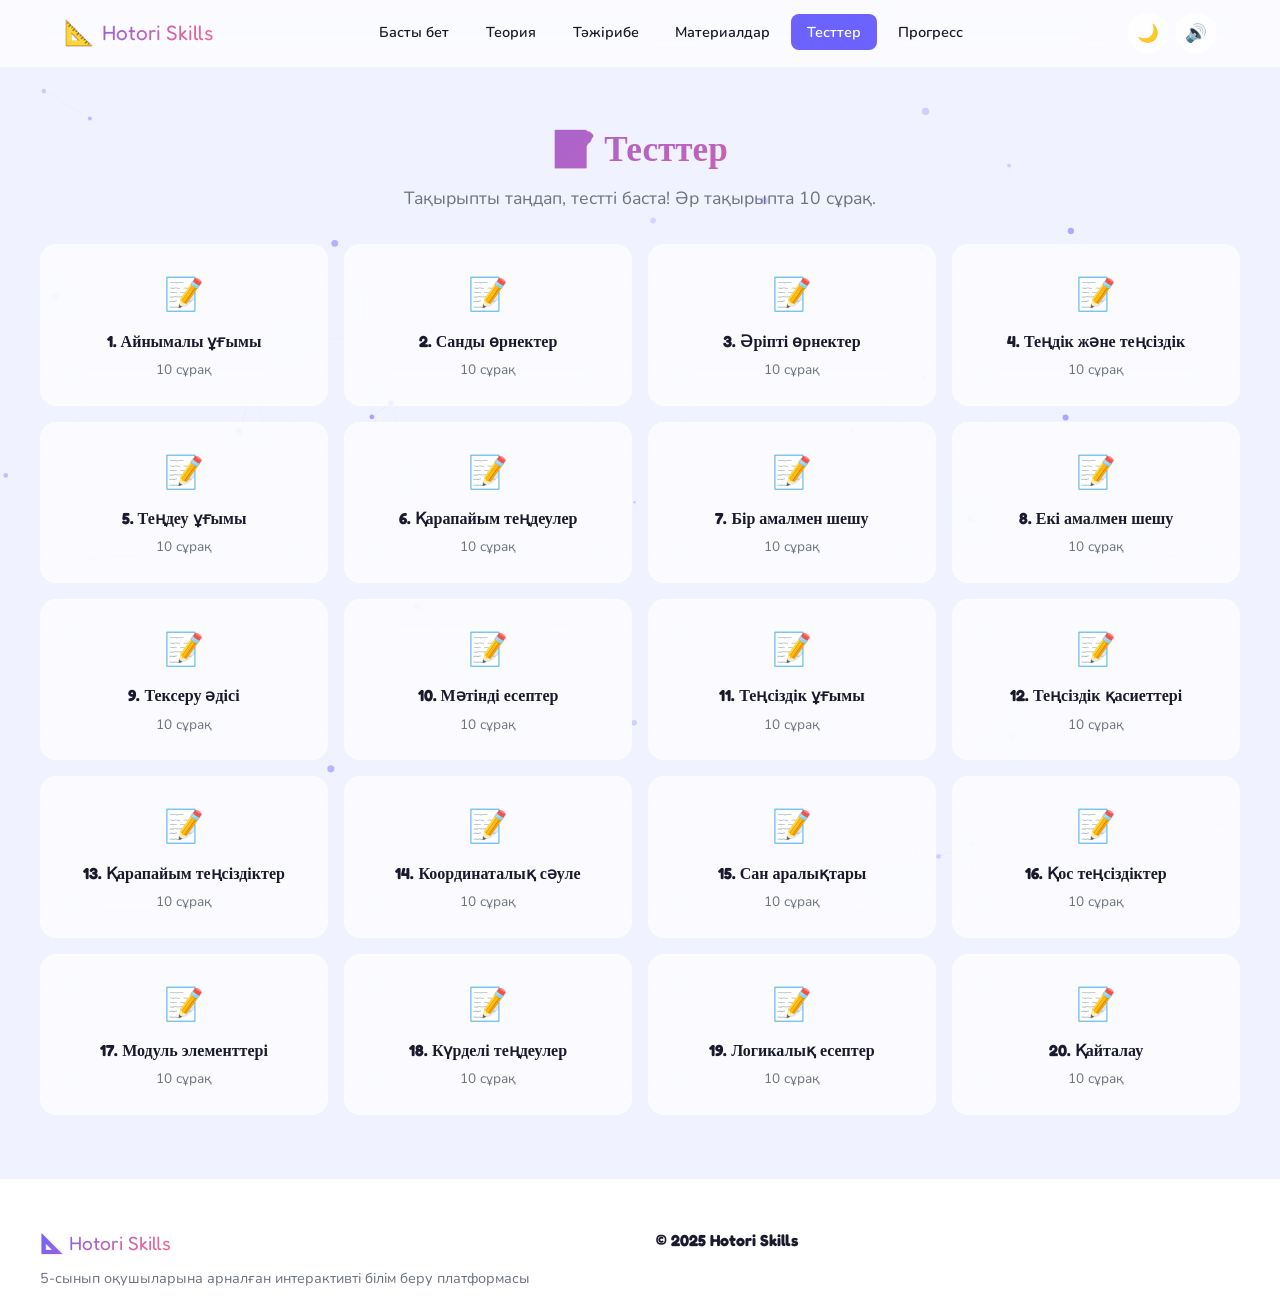
<file: tests.html>
<!-- tests.html -->
<!DOCTYPE html>
<html lang="kk">
<head>
    <meta charset="UTF-8">
    <meta name="viewport" content="width=device-width, initial-scale=1.0">
    <title>Тесттер — Hotori Skills</title>
    <link rel="stylesheet" href="css/style.css">
    <link rel="stylesheet" href="css/tests.css">
    <link rel="stylesheet" href="css/animations.css">
    <link href="https://fonts.googleapis.com/css2?family=Nunito:wght@400;600;700;800;900&family=Fredoka+One&display=swap" rel="stylesheet">
</head>
<body>
    <canvas id="particle-canvas"></canvas>
    <div class="floating-symbols" id="floating-symbols"></div>

    <nav class="navbar" id="navbar">
        <div class="nav-container">
            <a href="index.html" class="nav-logo">
                <span class="logo-icon">📐</span>
                <span class="logo-text">Hotori Skills</span>
            </a>
            <button class="nav-toggle" id="nav-toggle"><span></span><span></span><span></span></button>
            <ul class="nav-menu" id="nav-menu">
                <li><a href="index.html" class="nav-link">Басты бет</a></li>
                <li><a href="theory.html" class="nav-link">Теория</a></li>
                <li><a href="practice.html" class="nav-link">Тәжірибе</a></li>
                <li><a href="materials.html" class="nav-link">Материалдар</a></li>
                <li><a href="tests.html" class="nav-link active">Тесттер</a></li>
                <li><a href="progress.html" class="nav-link">Прогресс</a></li>
            </ul>
            <div class="nav-controls">
                <button class="theme-toggle" id="theme-toggle">🌙</button>
                <button class="sound-toggle" id="sound-toggle">🔊</button>
            </div>
        </div>
    </nav>

    <!-- Test Selection Screen -->
    <section class="test-selection" id="test-selection">
        <h1 class="page-title">📝 Тесттер</h1>
        <p class="page-subtitle">Тақырыпты таңдап, тестті баста! Әр тақырыпта 10 сұрақ.</p>
        <div class="test-topics-grid" id="test-topics-grid">
            <!-- JS арқылы -->
        </div>
    </section>

    <!-- Test Running Screen -->
    <section class="test-running hidden" id="test-running">
        <div class="test-header-bar">
            <div class="test-info">
                <span class="test-topic-name" id="test-topic-name">Тақырып</span>
                <span class="test-progress-text"><span id="test-current-q">1</span> / <span id="test-total-q">10</span></span>
            </div>
            <div class="test-timer" id="test-timer">
                <span class="timer-icon">⏱️</span>
                <span class="timer-text" id="timer-text">05:00</span>
            </div>
            <div class="test-score-display">
                <span>⭐</span> <span id="test-score">0</span>
            </div>
        </div>
        <div class="test-progress-bar">
            <div class="test-progress-fill" id="test-progress-fill"></div>
        </div>
        <div class="question-container" id="question-container">
            <!-- JS арқылы -->
        </div>
    </section>

    <!-- Test Results Screen -->
    <section class="test-results hidden" id="test-results">
        <div class="results-card glass">
            <div class="results-icon" id="results-icon">🎉</div>
            <h2 id="results-title">Тест аяқталды!</h2>
            <div class="results-score">
                <span id="results-score-num">0</span> / <span id="results-total-num">10</span>
            </div>
            <div class="results-grade" id="results-grade">Баға: 5</div>
            <div class="results-details">
                <div class="result-item">
                    <span>✅ Дұрыс</span>
                    <strong id="results-correct">0</strong>
                </div>
                <div class="result-item">
                    <span>❌ Қате</span>
                    <strong id="results-wrong">0</strong>
                </div>
                <div class="result-item">
                    <span>⏱️ Уақыт</span>
                    <strong id="results-time">0:00</strong>
                </div>
                <div class="result-item">
                    <span>⭐ XP</span>
                    <strong id="results-xp">0</strong>
                </div>
            </div>
            <div class="results-buttons">
                <button class="btn btn-primary" id="retry-test-btn">🔄 Қайталау</button>
                <button class="btn btn-secondary" id="back-to-tests-btn">📋 Тесттерге қайту</button>
            </div>
        </div>
    </section>

    <footer class="footer">
        <div class="footer-container">
            <div class="footer-brand">
                <span class="footer-logo">📐 Hotori Skills</span>
                <p>5-сынып оқушыларына арналған интерактивті білім беру платформасы</p>
            </div>
            <div class="footer-info">
                <h4>© 2025 Hotori Skills</h4>
            </div>
        </div>
    </footer>

    <button class="scroll-top" id="scroll-top">↑</button>
    <div id="notification-container"></div>
    <div id="achievement-popup" class="achievement-popup hidden">
        <div class="achievement-content">
            <div class="achievement-icon">🏆</div>
            <h3 id="achievement-title">Жетістік!</h3>
            <p id="achievement-desc">Алғашқы қадам!</p>
        </div>
    </div>

    <script src="js/storage.js"></script>
    <script src="js/animations.js"></script>
    <script src="js/tests.js"></script>
    <script src="js/main.js"></script>
</body>
</html>
</file>
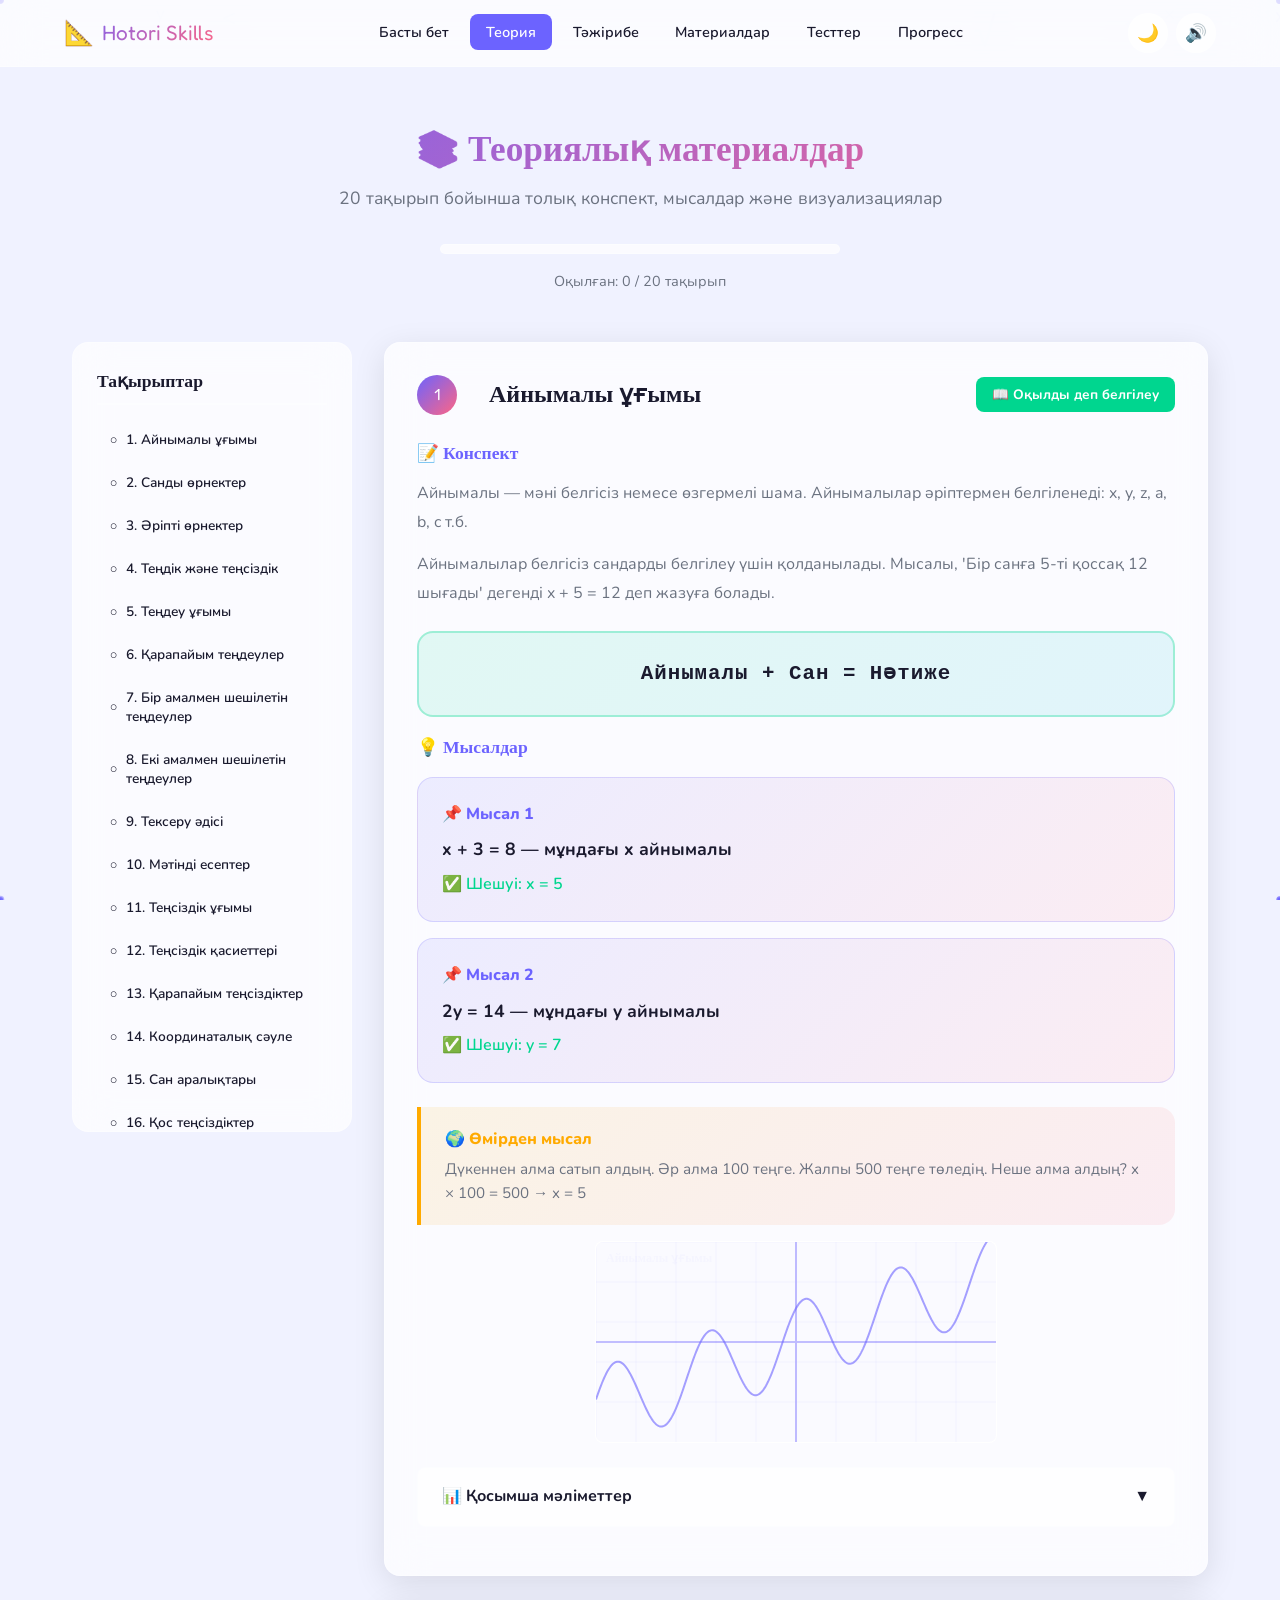
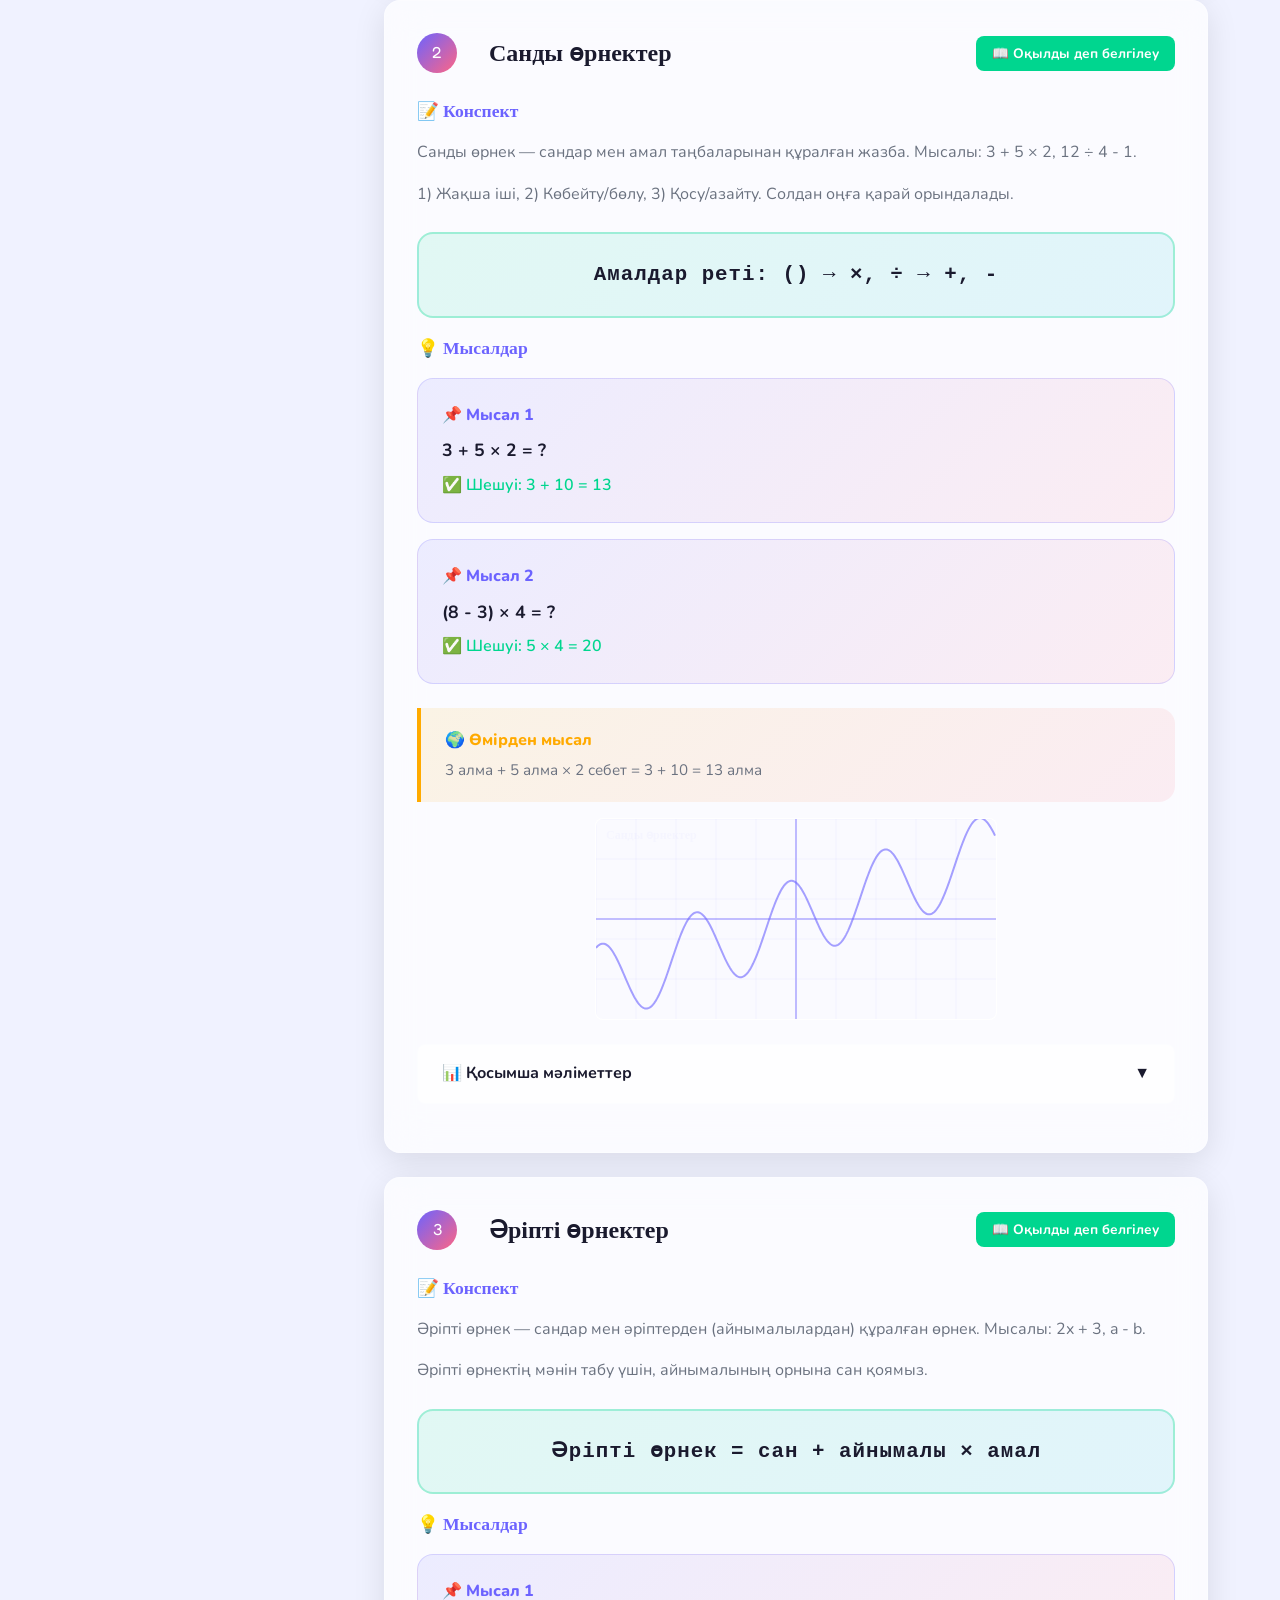
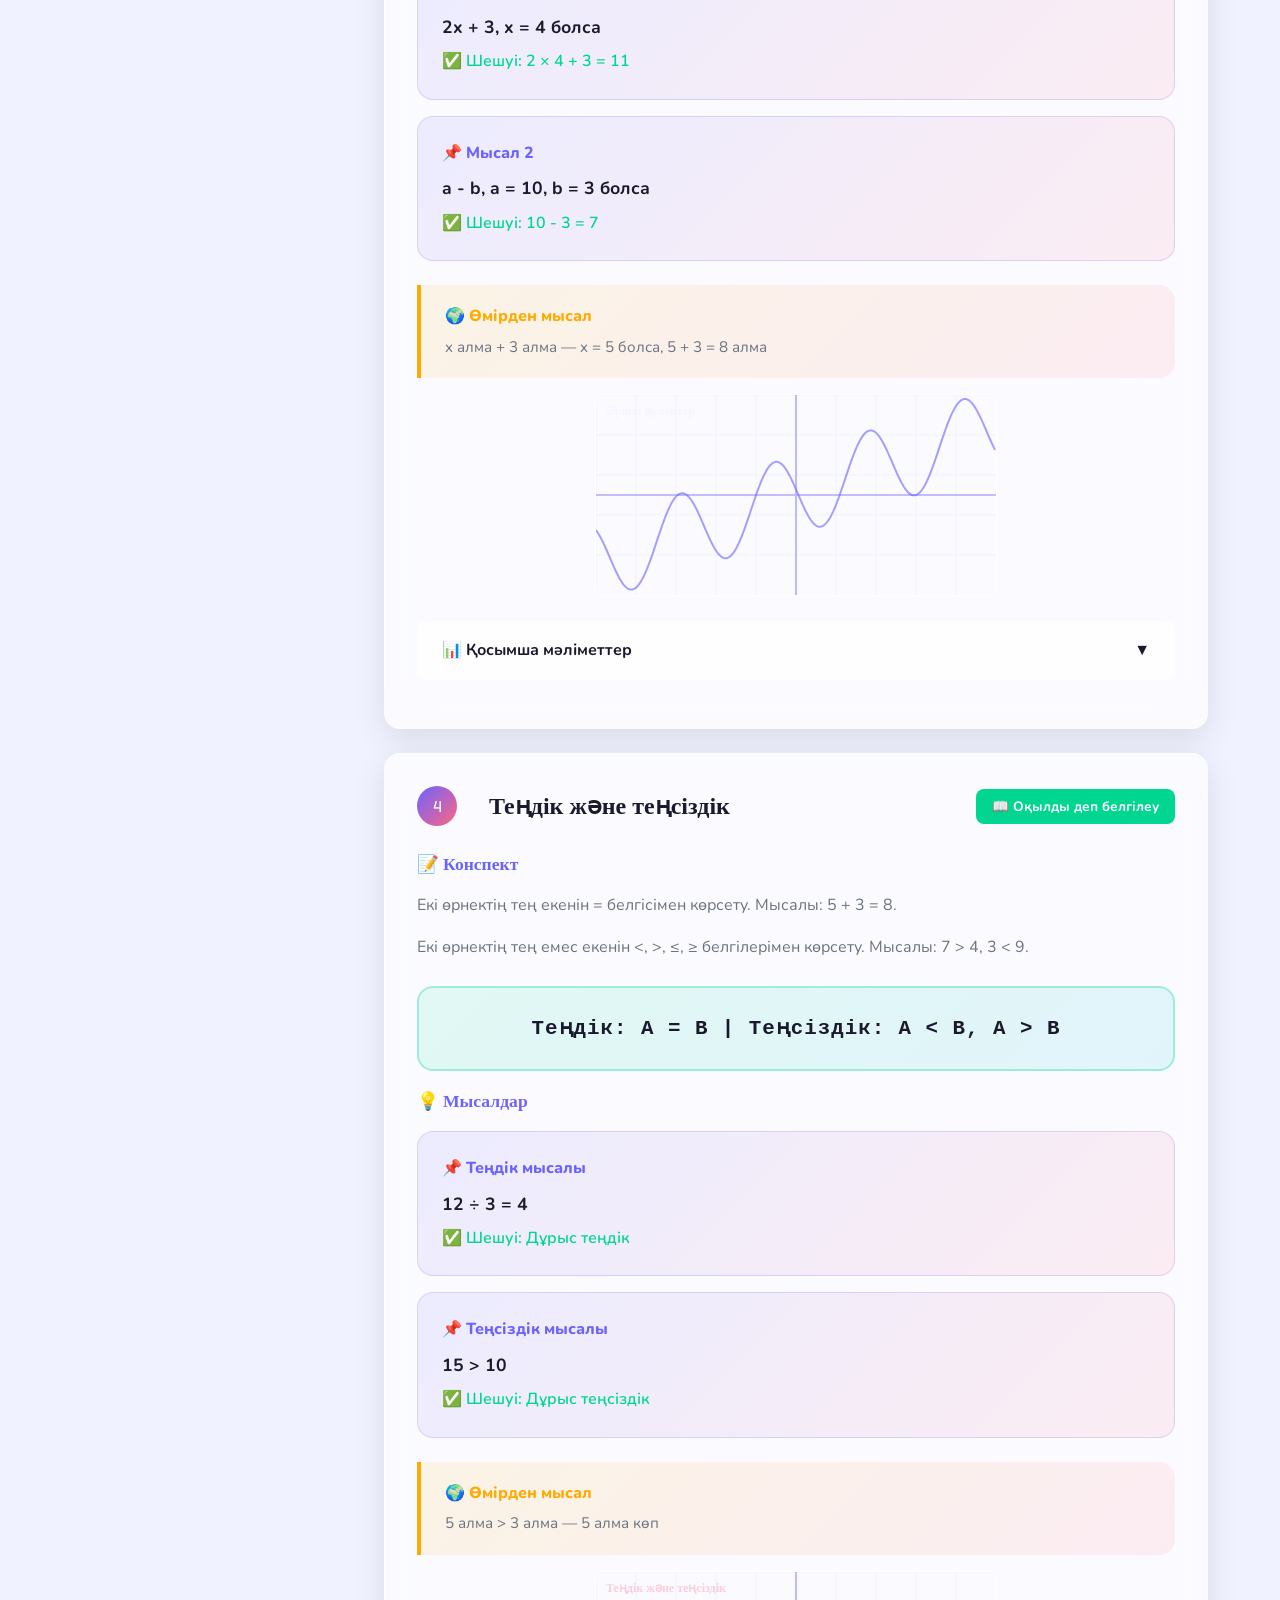
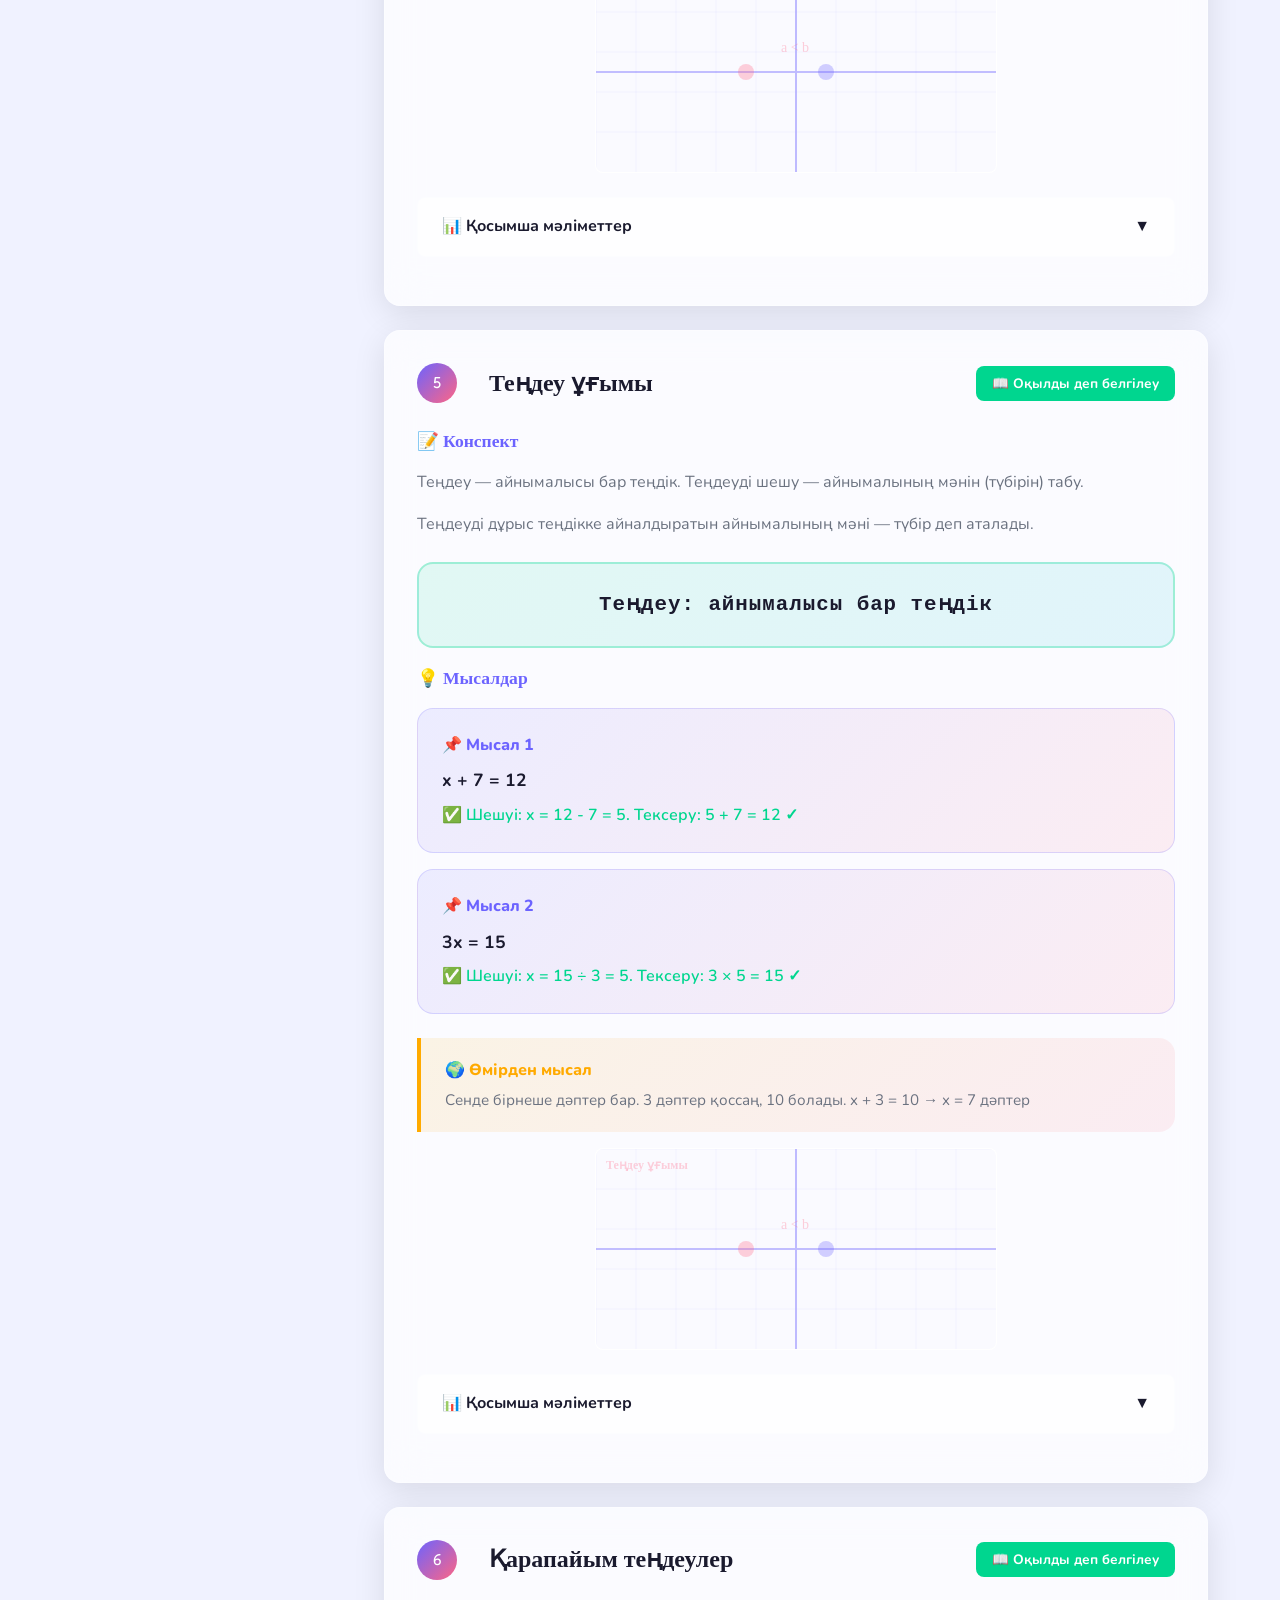
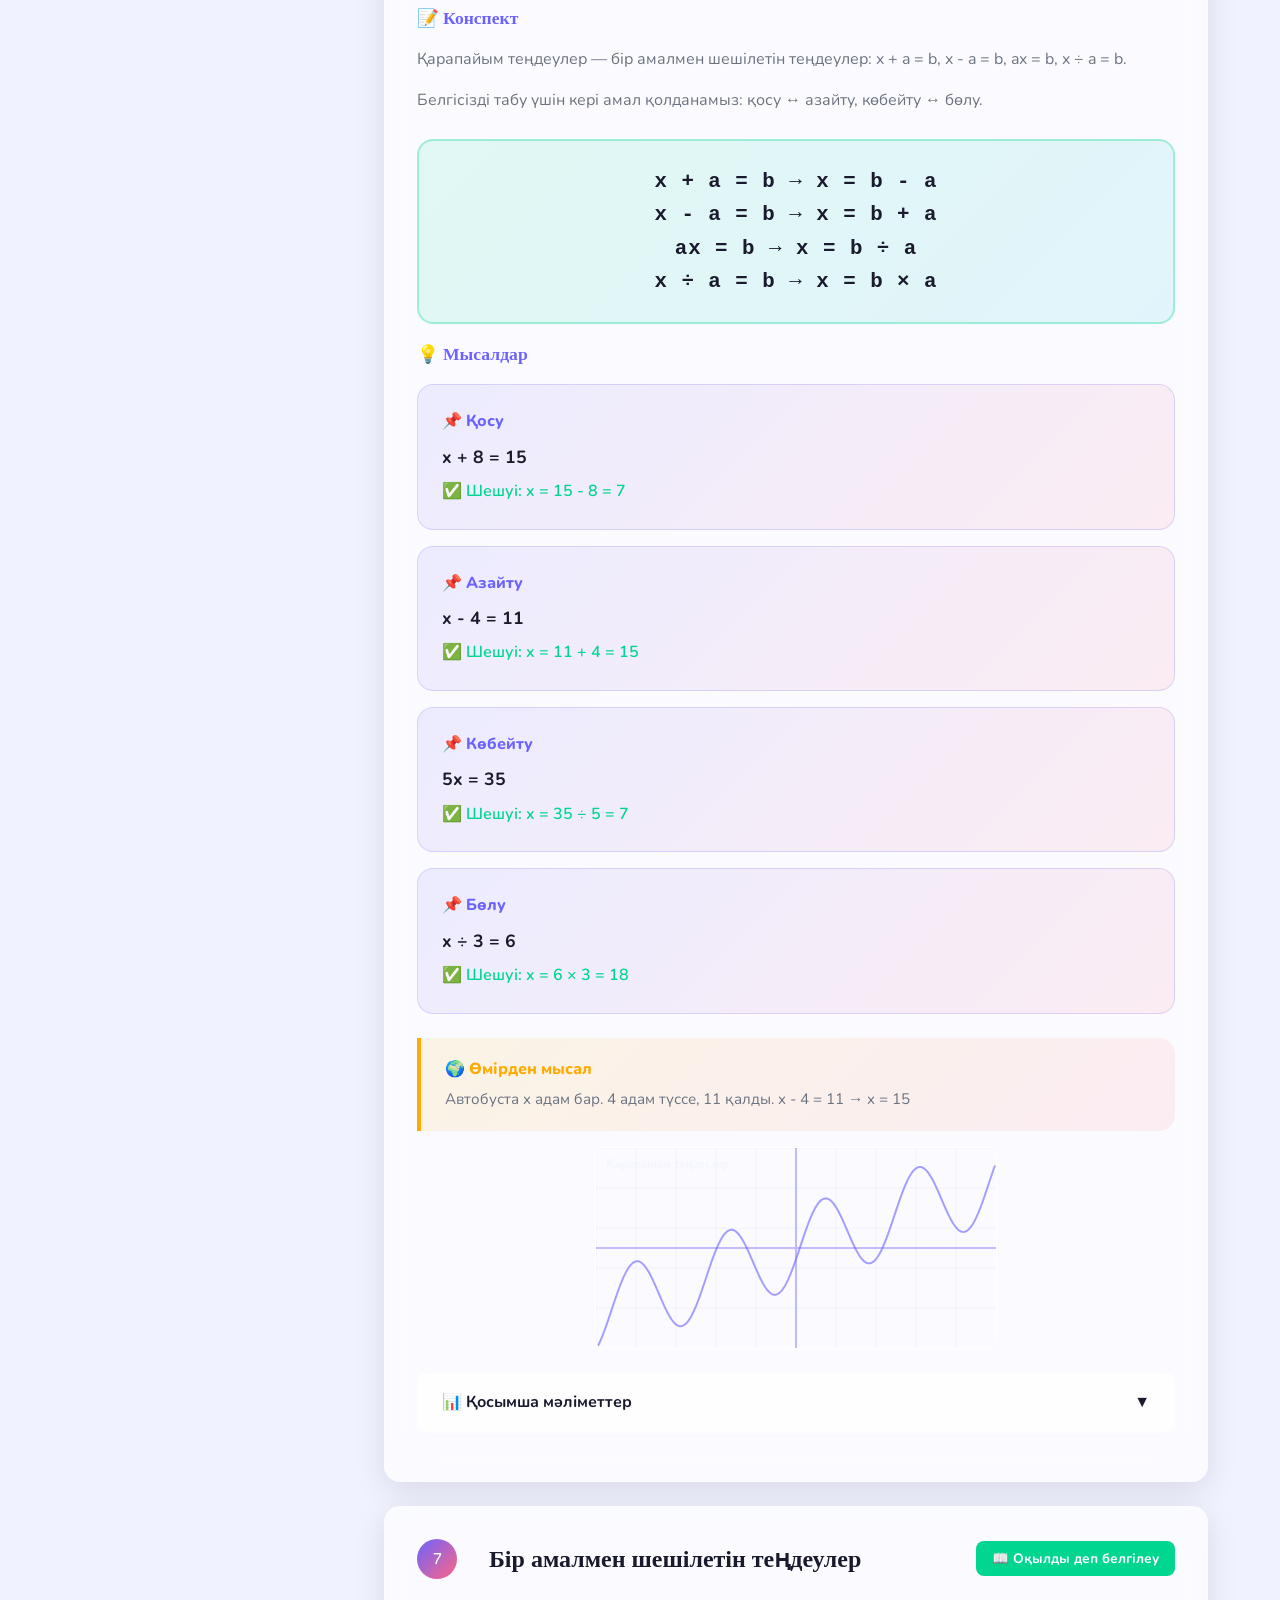
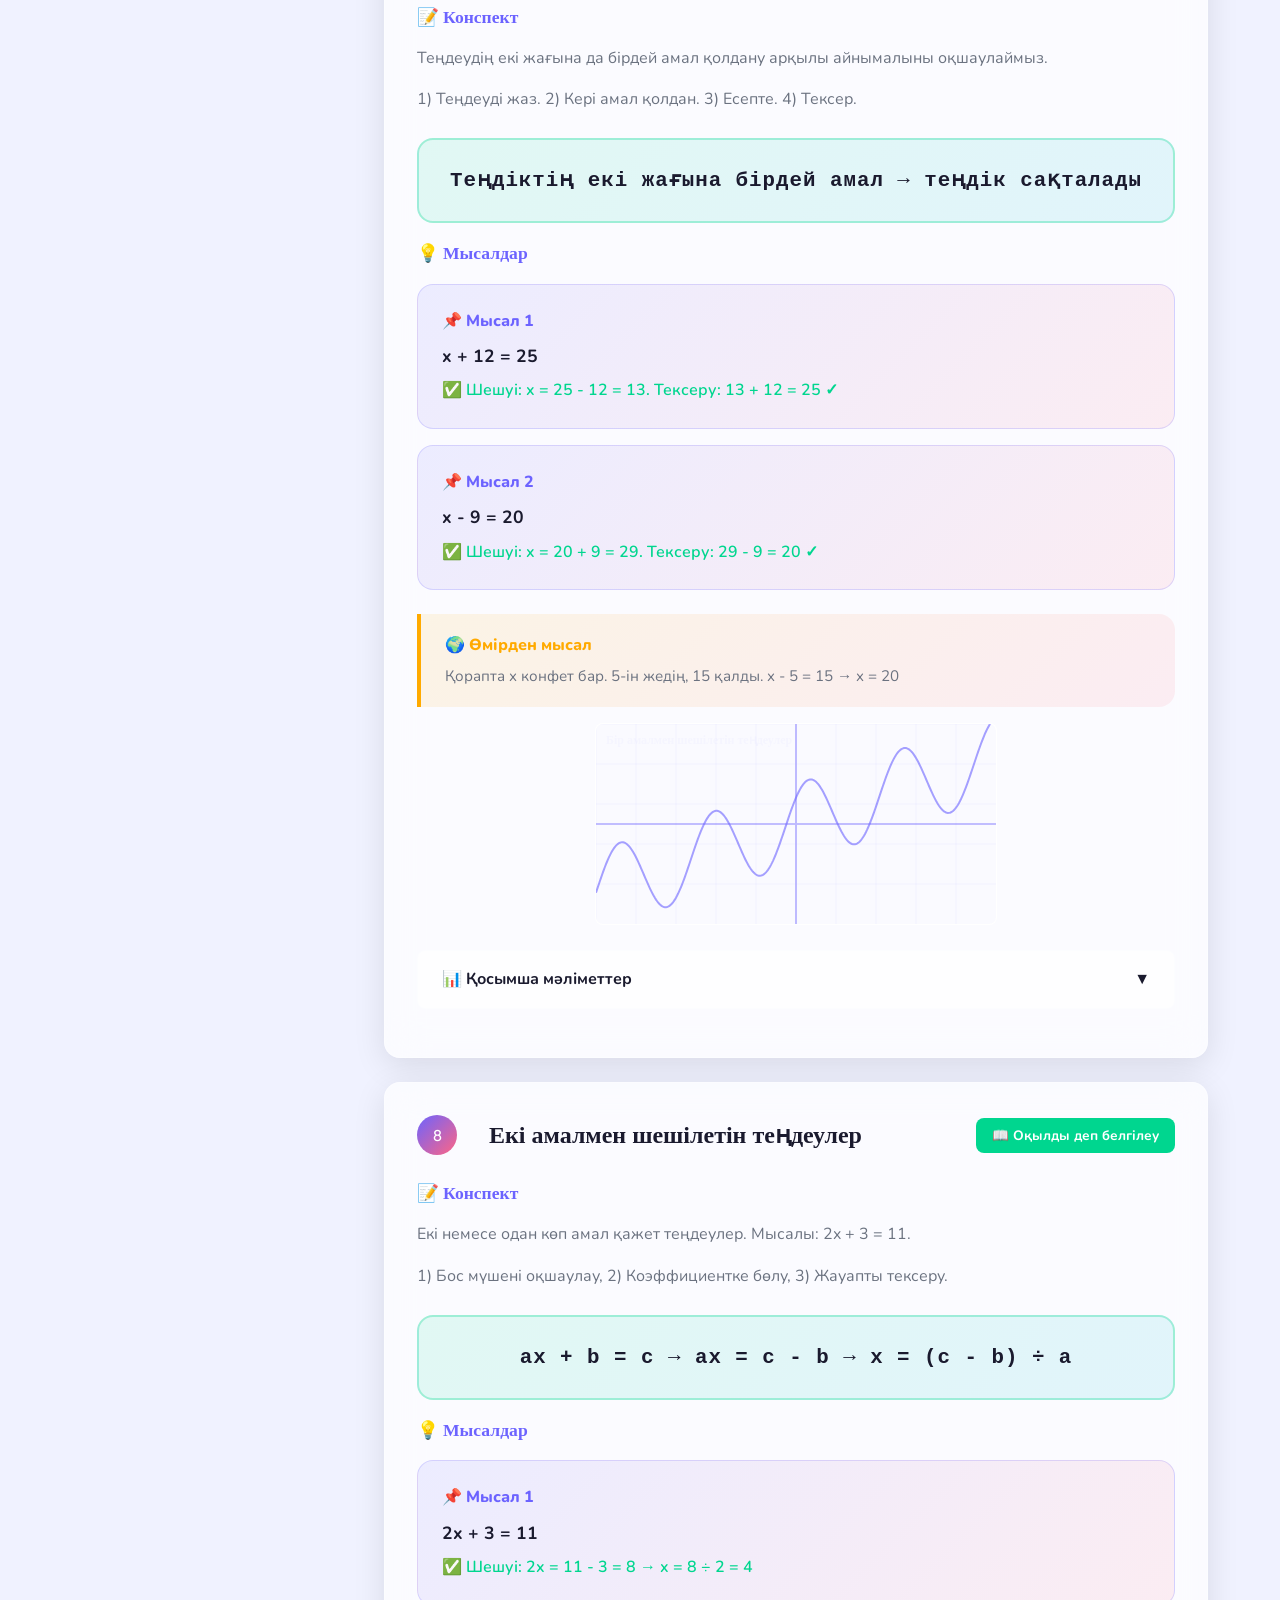
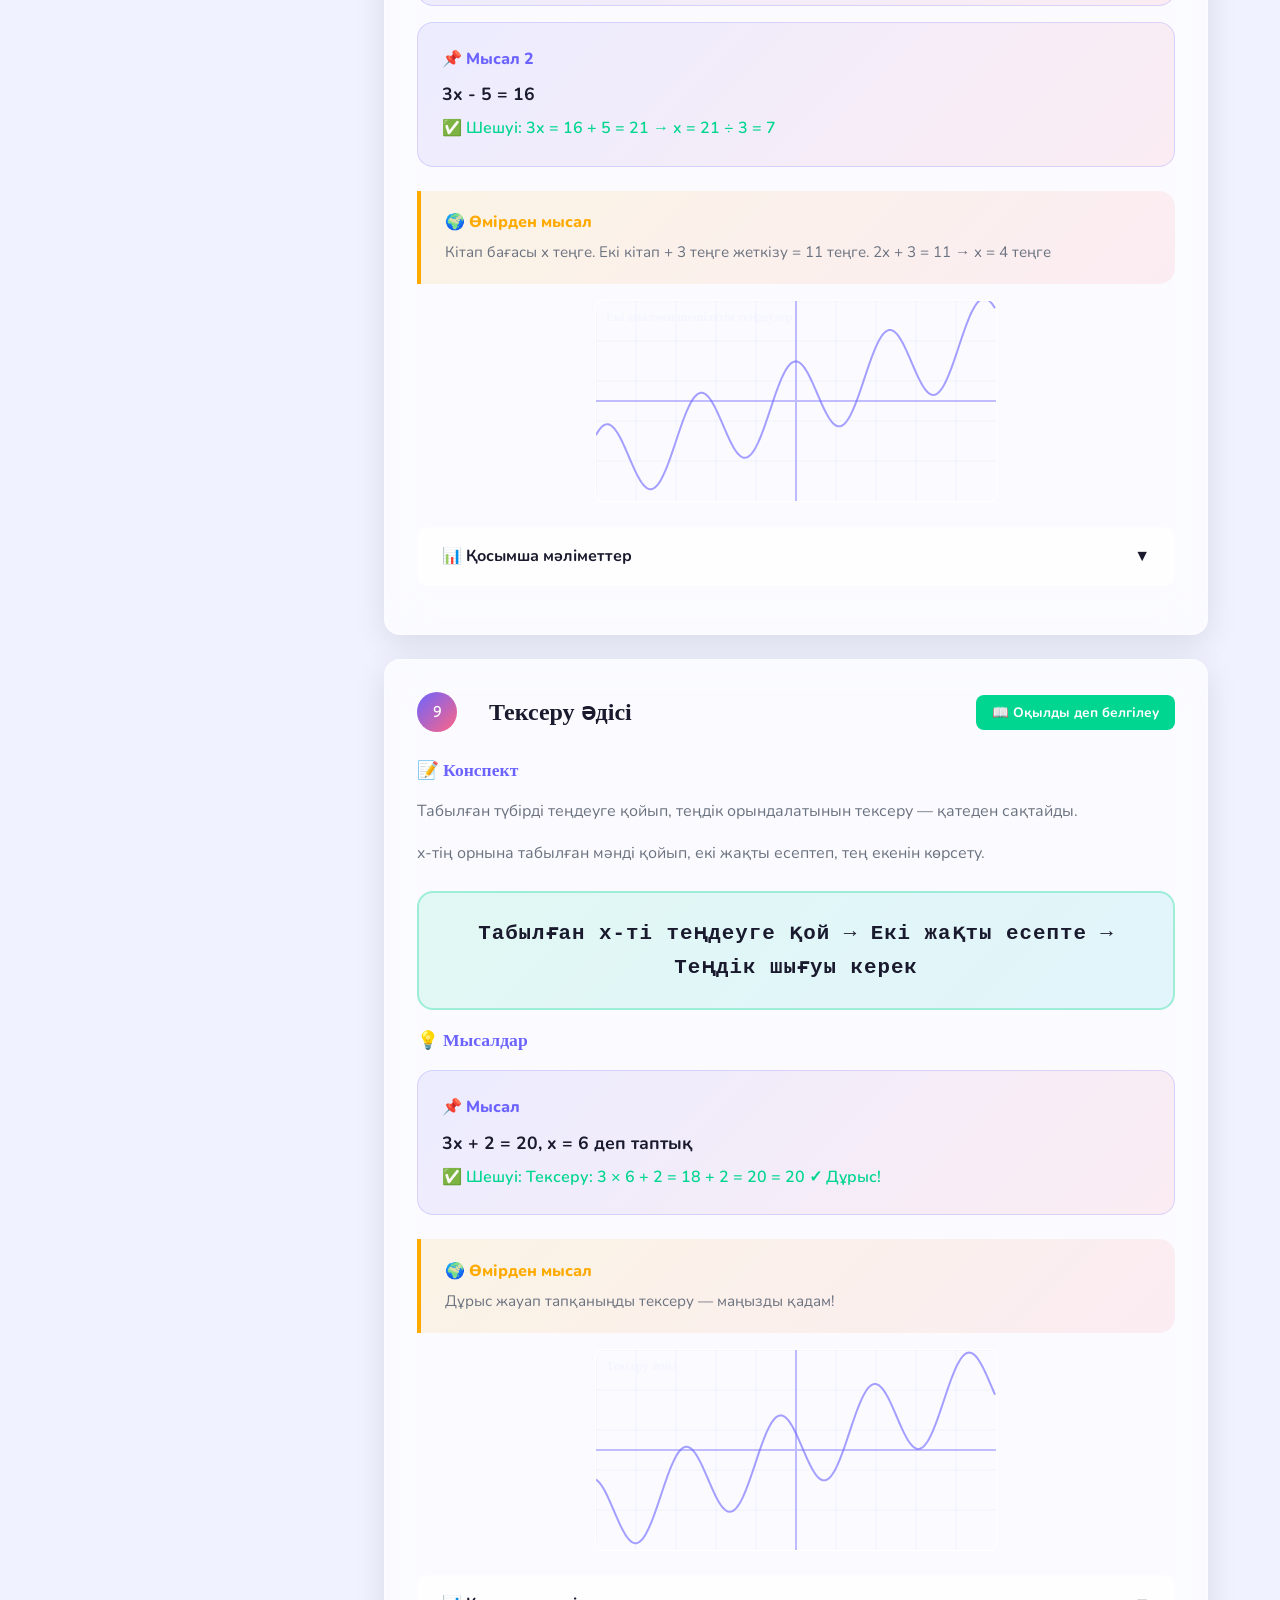
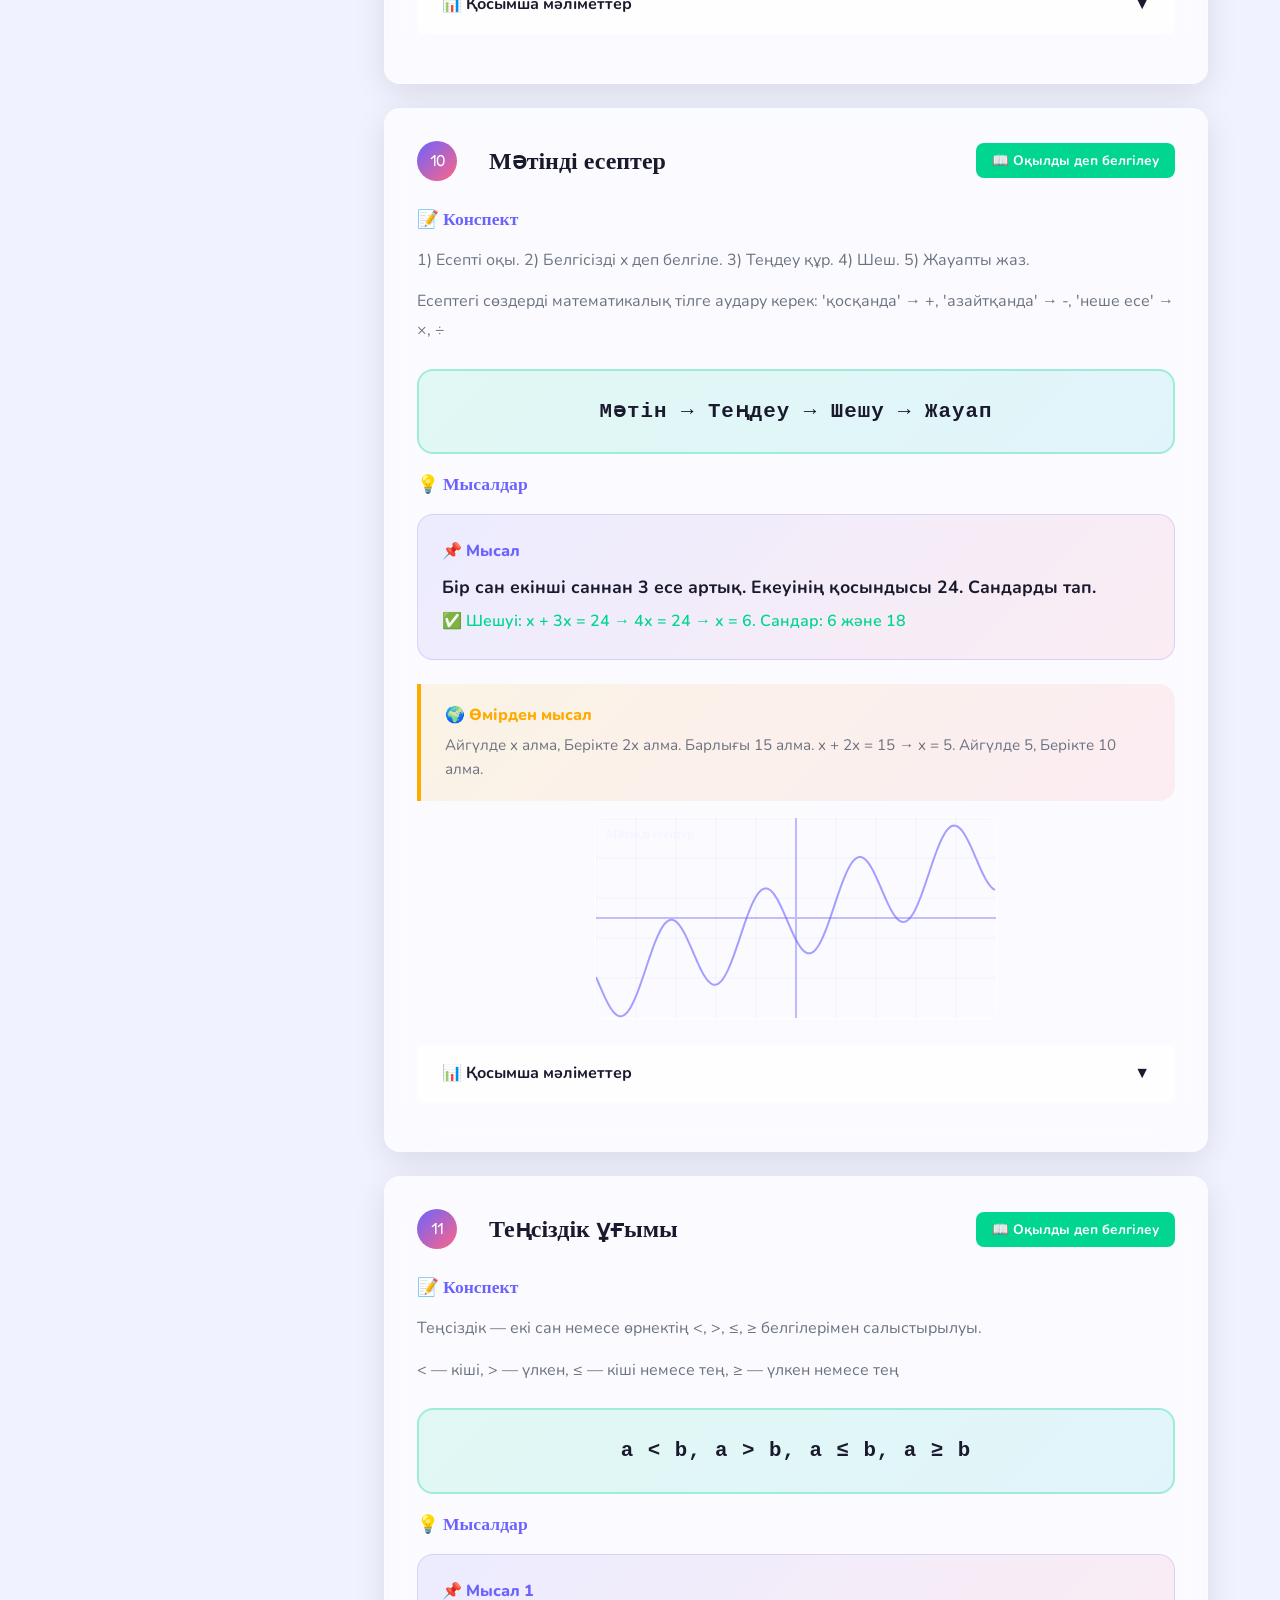
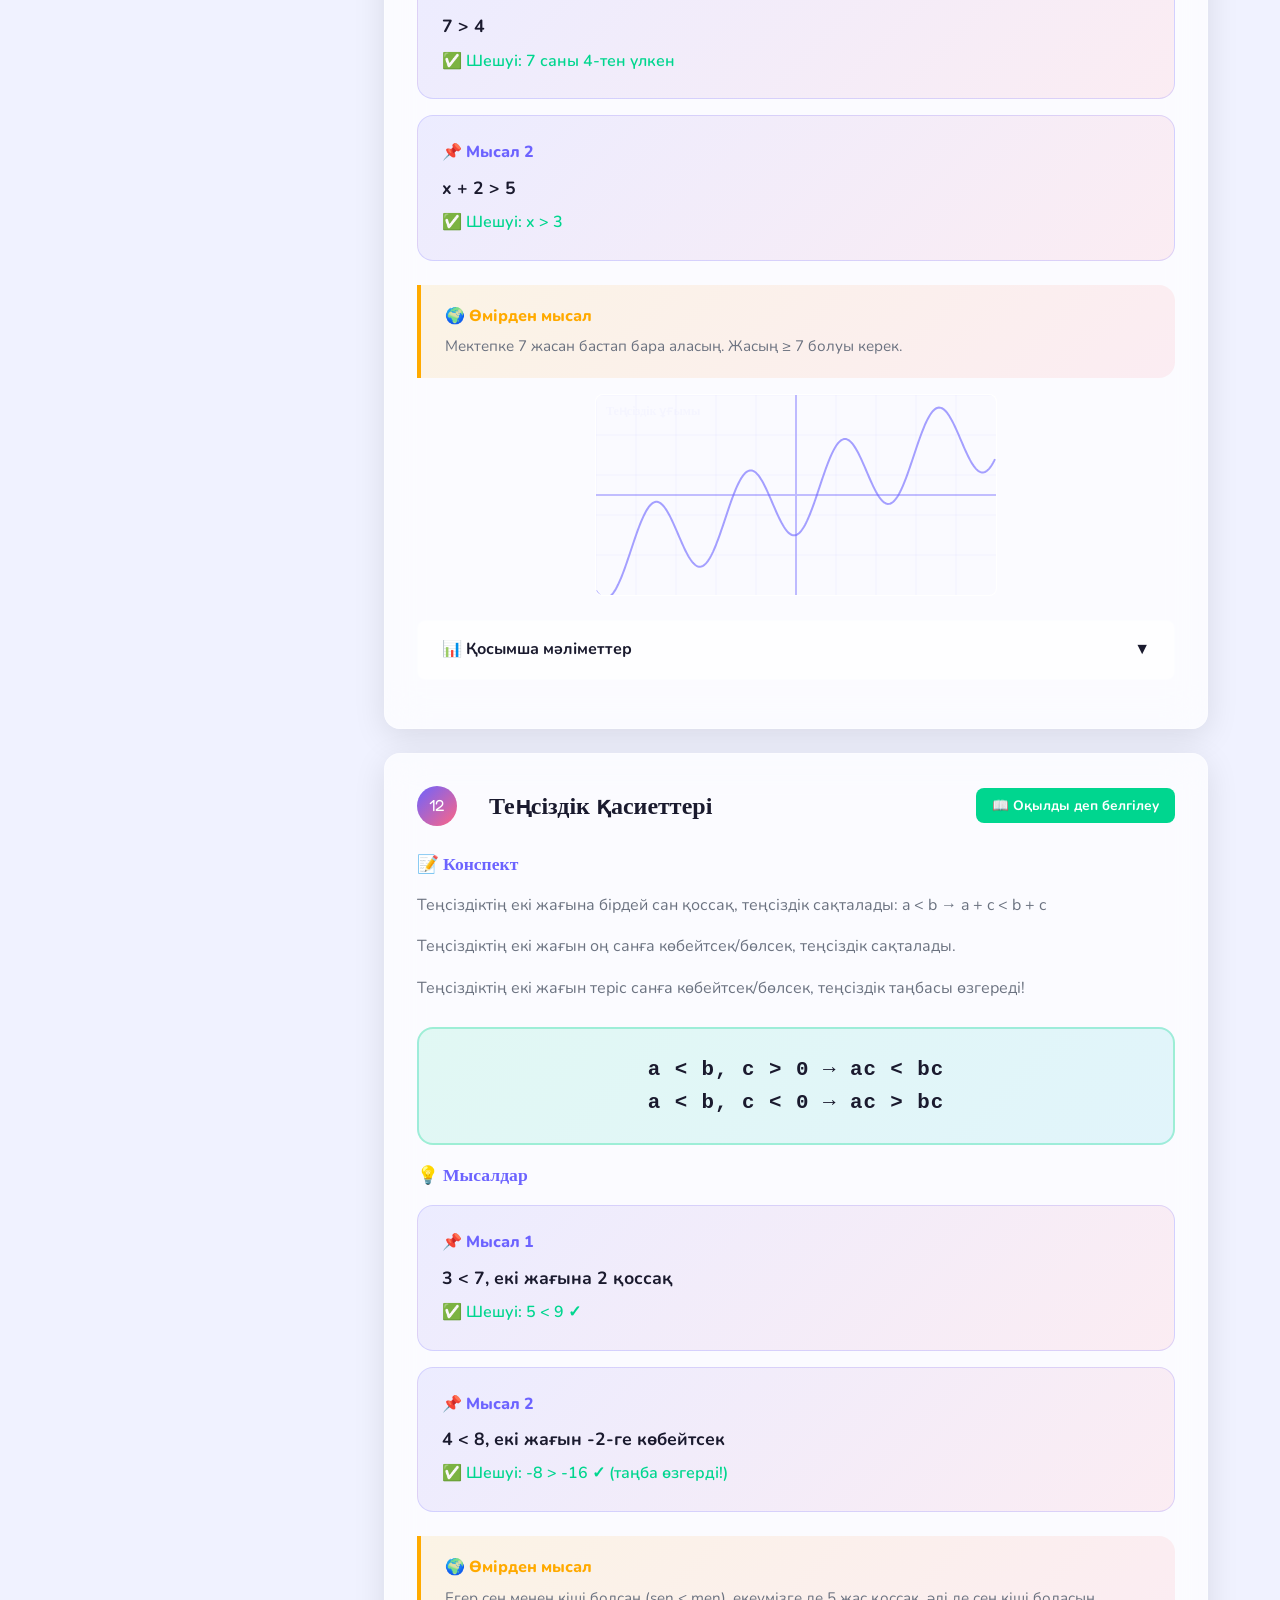
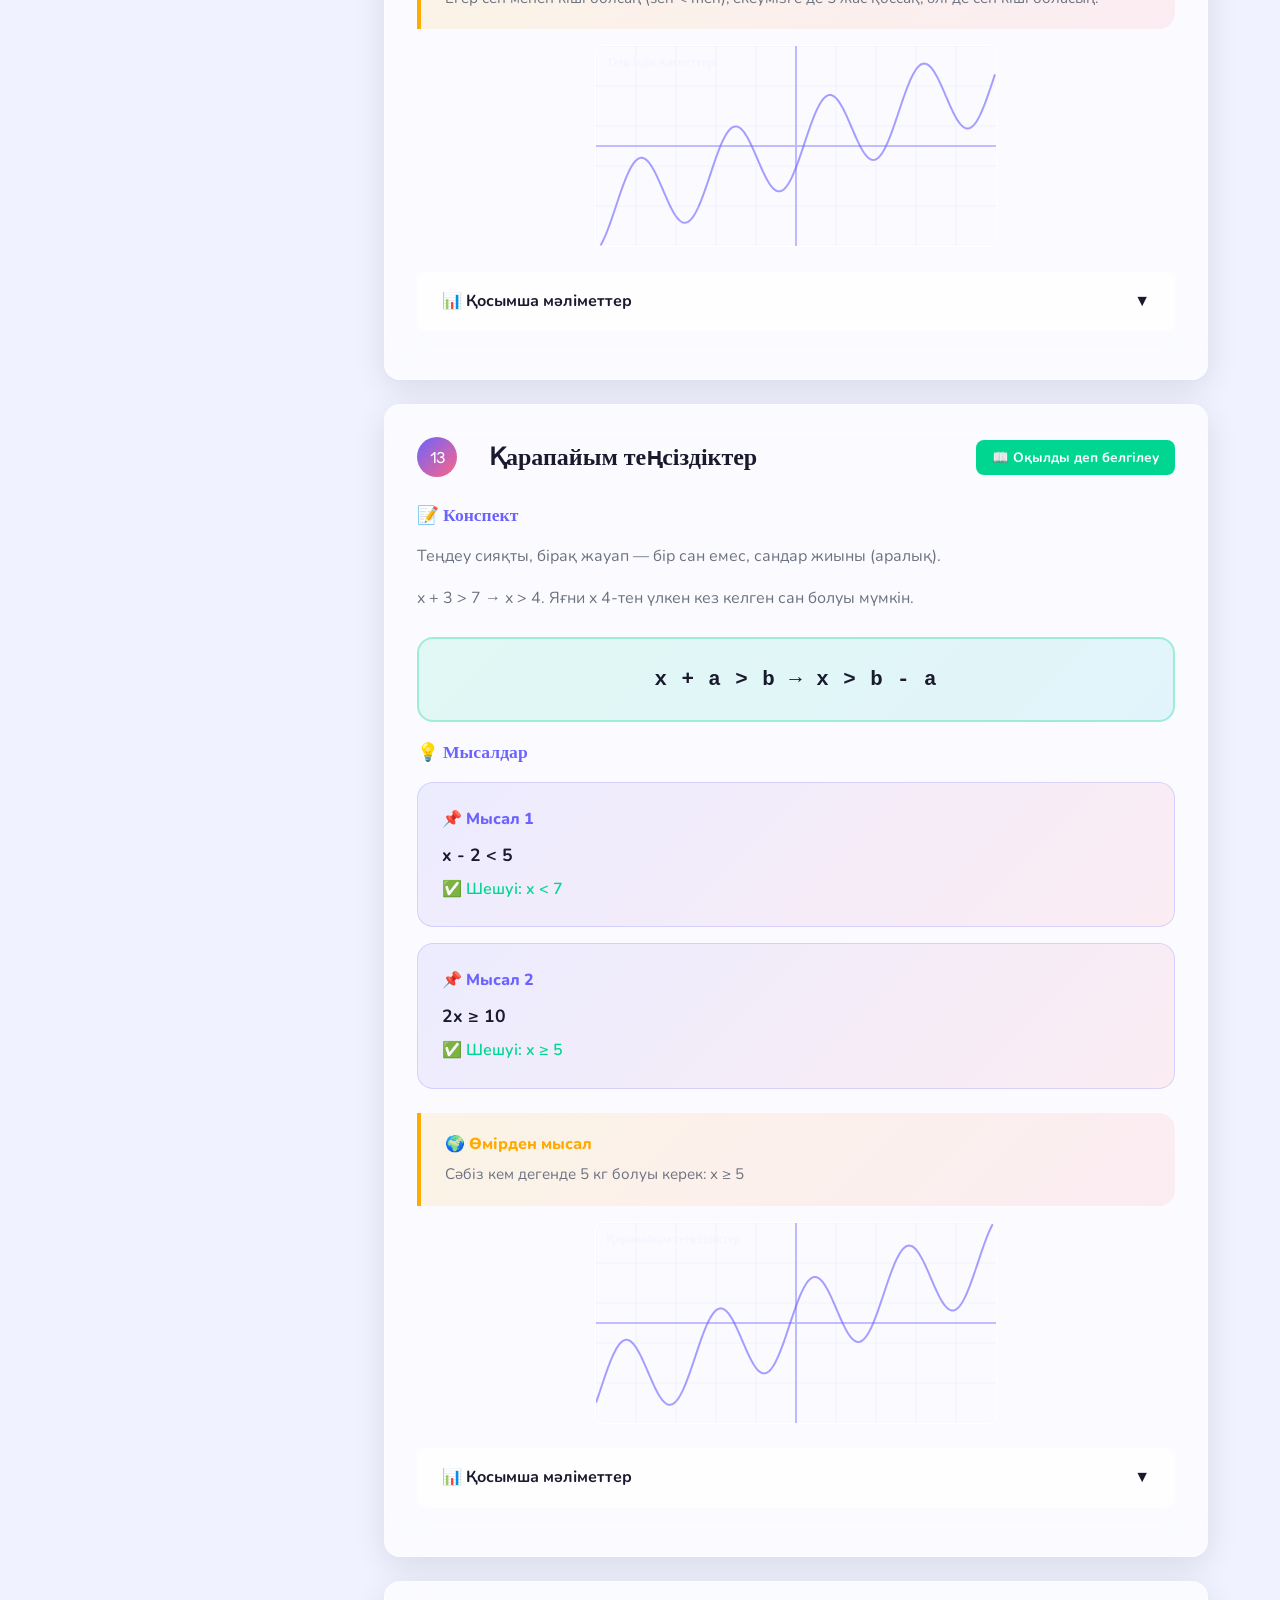
<file: theory.html>
<!-- theory.html -->
<!DOCTYPE html>
<html lang="kk">
<head>
    <meta charset="UTF-8">
    <meta name="viewport" content="width=device-width, initial-scale=1.0">
    <title>Теория — Hotori Skills</title>
    <link rel="stylesheet" href="css/style.css">
    <link rel="stylesheet" href="css/theory.css">
    <link rel="stylesheet" href="css/animations.css">
    <link href="https://fonts.googleapis.com/css2?family=Nunito:wght@400;600;700;800;900&family=Fredoka+One&display=swap" rel="stylesheet">
</head>
<body>
    <canvas id="particle-canvas"></canvas>
    <div class="floating-symbols" id="floating-symbols"></div>

    <!-- Navigation -->
    <nav class="navbar" id="navbar">
        <div class="nav-container">
            <a href="index.html" class="nav-logo">
                <span class="logo-icon">📐</span>
                <span class="logo-text">Hotori Skills</span>
            </a>
            <button class="nav-toggle" id="nav-toggle" aria-label="Menu">
                <span></span><span></span><span></span>
            </button>
            <ul class="nav-menu" id="nav-menu">
                <li><a href="index.html" class="nav-link">Басты бет</a></li>
                <li><a href="theory.html" class="nav-link active">Теория</a></li>
                <li><a href="practice.html" class="nav-link">Тәжірибе</a></li>
                <li><a href="materials.html" class="nav-link">Материалдар</a></li>
                <li><a href="tests.html" class="nav-link">Тесттер</a></li>
                <li><a href="progress.html" class="nav-link">Прогресс</a></li>
            </ul>
            <div class="nav-controls">
                <button class="theme-toggle" id="theme-toggle" aria-label="Theme">🌙</button>
                <button class="sound-toggle" id="sound-toggle" aria-label="Sound">🔊</button>
            </div>
        </div>
    </nav>

    <!-- Theory Header -->
    <section class="theory-header">
        <h1 class="page-title">📚 Теориялық материалдар</h1>
        <p class="page-subtitle">20 тақырып бойынша толық конспект, мысалдар және визуализациялар</p>
        <div class="theory-progress-bar">
            <div class="progress-fill" id="theory-progress-fill"></div>
        </div>
        <p class="progress-text">Оқылған: <span id="theory-read-count">0</span> / 20 тақырып</p>
    </section>

    <!-- Theory Sidebar Navigation -->
    <div class="theory-layout">
        <aside class="theory-sidebar" id="theory-sidebar">
            <h3>Тақырыптар</h3>
            <ul id="theory-nav-list">
                <!-- JS арқылы толтырылады -->
            </ul>
        </aside>

        <main class="theory-content" id="theory-content">
            <!-- JS арқылы толтырылады -->
        </main>
    </div>

    <!-- Footer -->
    <footer class="footer">
        <div class="footer-container">
            <div class="footer-brand">
                <span class="footer-logo">📐 Hotori Skills</span>
                <p>5-сынып оқушыларына арналған интерактивті білім беру платформасы</p>
            </div>
            <div class="footer-links">
                <h4>Навигация</h4>
                <a href="index.html">Басты бет</a>
                <a href="theory.html">Теория</a>
                <a href="practice.html">Тәжірибе</a>
                <a href="tests.html">Тесттер</a>
            </div>
            <div class="footer-info">
                <h4>© 2025 Hotori Skills</h4>
                <p>Барлық құқықтар қорғалған.</p>
            </div>
        </div>
    </footer>

    <button class="scroll-top" id="scroll-top">↑</button>
    <div id="notification-container"></div>

    <script src="js/storage.js"></script>
    <script src="js/animations.js"></script>
    <script src="js/theory.js"></script>
    <script src="js/main.js"></script>
</body>
</html>
</file>
<file: css/style.css>
/* css/style.css */
/* ============================================
   HOTORI SKILLS — Global Styles
   ============================================ */

/* CSS Variables */
:root {
    --primary: #6C63FF;
    --primary-light: #8B83FF;
    --primary-dark: #4A42CC;
    --secondary: #FF6584;
    --accent-green: #00D68F;
    --accent-orange: #FFAA00;
    --accent-blue: #00B4D8;
    --accent-pink: #FF4081;
    --accent-purple: #9C27B0;
    --bg-light: #F0F2FF;
    --bg-dark: #1A1A2E;
    --surface-light: #FFFFFF;
    --surface-dark: #16213E;
    --text-light: #1A1A2E;
    --text-dark: #E8E8FF;
    --text-muted-light: #6B7280;
    --text-muted-dark: #9CA3AF;
    --glass-bg-light: rgba(255, 255, 255, 0.7);
    --glass-bg-dark: rgba(22, 33, 62, 0.7);
    --glass-border-light: rgba(255, 255, 255, 0.3);
    --glass-border-dark: rgba(255, 255, 255, 0.1);
    --shadow-light: 0 8px 32px rgba(0, 0, 0, 0.1);
    --shadow-dark: 0 8px 32px rgba(0, 0, 0, 0.3);
    --gradient-primary: linear-gradient(135deg, #6C63FF, #FF6584);
    --gradient-hero: linear-gradient(135deg, #667eea 0%, #764ba2 100%);
    --gradient-card1: linear-gradient(135deg, #f093fb, #f5576c);
    --gradient-card2: linear-gradient(135deg, #4facfe, #00f2fe);
    --gradient-card3: linear-gradient(135deg, #43e97b, #38f9d7);
    --gradient-card4: linear-gradient(135deg, #fa709a, #fee140);
    --radius: 16px;
    --radius-sm: 8px;
    --radius-lg: 24px;
    --radius-xl: 32px;
    --transition: all 0.3s cubic-bezier(0.4, 0, 0.2, 1);
    --font-main: 'Nunito', sans-serif;
    --font-display: 'Fredoka One', cursive;
}

/* Dark Mode */
[data-theme="dark"] {
    --bg: var(--bg-dark);
    --surface: var(--surface-dark);
    --text: var(--text-dark);
    --text-muted: var(--text-muted-dark);
    --glass-bg: var(--glass-bg-dark);
    --glass-border: var(--glass-border-dark);
    --shadow: var(--shadow-dark);
}

[data-theme="light"] {
    --bg: var(--bg-light);
    --surface: var(--surface-light);
    --text: var(--text-light);
    --text-muted: var(--text-muted-light);
    --glass-bg: var(--glass-bg-light);
    --glass-border: var(--glass-border-light);
    --shadow: var(--shadow-light);
}

/* Reset & Base */
*, *::before, *::after {
    margin: 0;
    padding: 0;
    box-sizing: border-box;
}

html {
    scroll-behavior: smooth;
    font-size: 16px;
}

body {
    font-family: var(--font-main);
    background: var(--bg);
    color: var(--text);
    line-height: 1.6;
    overflow-x: hidden;
    transition: var(--transition);
}

a {
    text-decoration: none;
    color: inherit;
}

ul {
    list-style: none;
}

img {
    max-width: 100%;
    display: block;
}

button {
    cursor: pointer;
    border: none;
    outline: none;
    font-family: var(--font-main);
}

input {
    font-family: var(--font-main);
    outline: none;
}

/* Particle Canvas */
#particle-canvas {
    position: fixed;
    top: 0;
    left: 0;
    width: 100%;
    height: 100%;
    z-index: 0;
    pointer-events: none;
}

/* Floating Math Symbols */
.floating-symbols {
    position: fixed;
    top: 0;
    left: 0;
    width: 100%;
    height: 100%;
    z-index: 0;
    pointer-events: none;
    overflow: hidden;
}

.float-symbol {
    position: absolute;
    font-size: 1.5rem;
    opacity: 0.1;
    animation: floatSymbol 15s infinite linear;
    color: var(--primary);
}

@keyframes floatSymbol {
    0% { transform: translateY(100vh) rotate(0deg); opacity: 0; }
    10% { opacity: 0.15; }
    90% { opacity: 0.15; }
    100% { transform: translateY(-100px) rotate(360deg); opacity: 0; }
}

/* Loading Screen */
#loading-screen {
    position: fixed;
    top: 0;
    left: 0;
    width: 100%;
    height: 100%;
    background: var(--gradient-hero);
    z-index: 10000;
    display: flex;
    align-items: center;
    justify-content: center;
    transition: opacity 0.5s, visibility 0.5s;
}

#loading-screen.hidden {
    opacity: 0;
    visibility: hidden;
}

.loader-container {
    text-align: center;
    color: #fff;
}

.loader-spinner {
    width: 60px;
    height: 60px;
    border: 4px solid rgba(255,255,255,0.3);
    border-top: 4px solid #fff;
    border-radius: 50%;
    animation: spin 1s linear infinite;
    margin: 0 auto 20px;
}

.loader-text {
    font-family: var(--font-display);
    font-size: 2rem;
    margin-bottom: 5px;
}

.loader-sub {
    font-size: 0.9rem;
    opacity: 0.8;
    margin-bottom: 15px;
}

.loader-bar {
    width: 200px;
    height: 4px;
    background: rgba(255,255,255,0.3);
    border-radius: 2px;
    overflow: hidden;
    margin: 0 auto;
}

.loader-bar-fill {
    height: 100%;
    background: #fff;
    border-radius: 2px;
    animation: loadBar 1.5s ease-in-out infinite;
}

@keyframes loadBar {
    0% { width: 0%; margin-left: 0; }
    50% { width: 60%; margin-left: 20%; }
    100% { width: 0%; margin-left: 100%; }
}

/* Navigation */
.navbar {
    position: fixed;
    top: 0;
    left: 0;
    width: 100%;
    z-index: 1000;
    background: var(--glass-bg);
    backdrop-filter: blur(20px);
    -webkit-backdrop-filter: blur(20px);
    border-bottom: 1px solid var(--glass-border);
    transition: var(--transition);
}

.navbar.scrolled {
    box-shadow: var(--shadow);
}

.nav-container {
    max-width: 1200px;
    margin: 0 auto;
    padding: 0.8rem 1.5rem;
    display: flex;
    align-items: center;
    justify-content: space-between;
}

.nav-logo {
    display: flex;
    align-items: center;
    gap: 0.5rem;
    font-family: var(--font-display);
    font-size: 1.3rem;
    background: var(--gradient-primary);
    -webkit-background-clip: text;
    -webkit-text-fill-color: transparent;
    background-clip: text;
}

.logo-icon {
    font-size: 1.5rem;
    -webkit-text-fill-color: initial;
}

.nav-menu {
    display: flex;
    gap: 0.3rem;
}

.nav-link {
    padding: 0.5rem 1rem;
    border-radius: var(--radius-sm);
    font-weight: 600;
    font-size: 0.9rem;
    transition: var(--transition);
    color: var(--text);
    position: relative;
}

.nav-link:hover,
.nav-link.active {
    background: var(--primary);
    color: #fff;
}

.nav-controls {
    display: flex;
    gap: 0.5rem;
}

.theme-toggle,
.sound-toggle {
    width: 40px;
    height: 40px;
    border-radius: 50%;
    background: var(--glass-bg);
    border: 1px solid var(--glass-border);
    font-size: 1.1rem;
    display: flex;
    align-items: center;
    justify-content: center;
    transition: var(--transition);
    color: var(--text);
}

.theme-toggle:hover,
.sound-toggle:hover {
    background: var(--primary);
    color: #fff;
    transform: scale(1.1);
}

/* Mobile Nav Toggle */
.nav-toggle {
    display: none;
    flex-direction: column;
    gap: 5px;
    background: none;
    padding: 5px;
}

.nav-toggle span {
    width: 25px;
    height: 3px;
    background: var(--text);
    border-radius: 2px;
    transition: var(--transition);
}

.nav-toggle.active span:nth-child(1) {
    transform: rotate(45deg) translate(5px, 5px);
}
.nav-toggle.active span:nth-child(2) {
    opacity: 0;
}
.nav-toggle.active span:nth-child(3) {
    transform: rotate(-45deg) translate(7px, -7px);
}

/* Buttons */
.btn {
    display: inline-flex;
    align-items: center;
    gap: 0.5rem;
    padding: 0.8rem 1.8rem;
    border-radius: var(--radius);
    font-weight: 700;
    font-size: 1rem;
    transition: var(--transition);
    position: relative;
    overflow: hidden;
}

.btn-primary {
    background: var(--gradient-primary);
    color: #fff;
    box-shadow: 0 4px 15px rgba(108, 99, 255, 0.4);
}

.btn-primary:hover {
    transform: translateY(-2px);
    box-shadow: 0 8px 25px rgba(108, 99, 255, 0.5);
}

.btn-secondary {
    background: var(--glass-bg);
    color: var(--text);
    border: 2px solid var(--glass-border);
    backdrop-filter: blur(10px);
}

.btn-secondary:hover {
    border-color: var(--primary);
    color: var(--primary);
    transform: translateY(-2px);
}

.btn-glow {
    animation: glowPulse 2s infinite;
}

@keyframes glowPulse {
    0%, 100% { box-shadow: 0 4px 15px rgba(108, 99, 255, 0.4); }
    50% { box-shadow: 0 4px 30px rgba(108, 99, 255, 0.7); }
}

.btn-danger {
    background: linear-gradient(135deg, #ff4757, #ff3838);
    color: #fff;
    padding: 0.6rem 1.2rem;
    border-radius: var(--radius-sm);
    font-weight: 600;
}

.btn-danger:hover {
    transform: translateY(-2px);
    box-shadow: 0 4px 15px rgba(255, 71, 87, 0.4);
}

/* Glass Card */
.glass {
    background: var(--glass-bg);
    backdrop-filter: blur(20px);
    -webkit-backdrop-filter: blur(20px);
    border: 1px solid var(--glass-border);
    border-radius: var(--radius);
    box-shadow: var(--shadow);
}

/* Section Titles */
.section-title {
    font-family: var(--font-display);
    font-size: 2rem;
    text-align: center;
    margin-bottom: 2rem;
    background: var(--gradient-primary);
    -webkit-background-clip: text;
    -webkit-text-fill-color: transparent;
    background-clip: text;
}

.page-title {
    font-family: var(--font-display);
    font-size: 2.2rem;
    text-align: center;
    margin-bottom: 0.5rem;
    background: var(--gradient-primary);
    -webkit-background-clip: text;
    -webkit-text-fill-color: transparent;
    background-clip: text;
}

.page-subtitle {
    text-align: center;
    color: var(--text-muted);
    font-size: 1.1rem;
    margin-bottom: 2rem;
}

/* Hero Section */
.hero {
    min-height: 100vh;
    display: flex;
    align-items: center;
    justify-content: center;
    padding: 100px 2rem 4rem;
    position: relative;
    z-index: 1;
    overflow: hidden;
}

.hero::before {
    content: '';
    position: absolute;
    top: -50%;
    left: -50%;
    width: 200%;
    height: 200%;
    background: radial-gradient(circle at 30% 50%, rgba(108, 99, 255, 0.1) 0%, transparent 50%),
                radial-gradient(circle at 70% 50%, rgba(255, 101, 132, 0.1) 0%, transparent 50%);
    animation: heroBgMove 20s infinite linear;
}

@keyframes heroBgMove {
    0% { transform: rotate(0deg); }
    100% { transform: rotate(360deg); }
}

.hero-content {
    text-align: center;
    max-width: 700px;
    z-index: 2;
}

.hero-badge {
    display: inline-block;
    background: var(--gradient-primary);
    color: #fff;
    padding: 0.4rem 1.2rem;
    border-radius: 50px;
    font-size: 0.85rem;
    font-weight: 700;
    margin-bottom: 1.5rem;
    animation: fadeInUp 0.6s ease;
}

.hero-title {
    font-family: var(--font-display);
    font-size: 4rem;
    margin-bottom: 1rem;
    animation: fadeInUp 0.8s ease;
}

.title-line {
    display: block;
}

.hero-title .highlight {
    background: var(--gradient-primary);
    -webkit-background-clip: text;
    -webkit-text-fill-color: transparent;
    background-clip: text;
    position: relative;
}

.hero-description {
    font-size: 1.2rem;
    color: var(--text-muted);
    margin-bottom: 2rem;
    animation: fadeInUp 1s ease;
}

.hero-buttons {
    display: flex;
    gap: 1rem;
    justify-content: center;
    flex-wrap: wrap;
    margin-bottom: 3rem;
    animation: fadeInUp 1.2s ease;
}

.hero-stats {
    display: flex;
    gap: 2rem;
    justify-content: center;
    flex-wrap: wrap;
    animation: fadeInUp 1.4s ease;
}

.stat-item {
    text-align: center;
}

.stat-number {
    display: block;
    font-family: var(--font-display);
    font-size: 2.5rem;
    background: var(--gradient-primary);
    -webkit-background-clip: text;
    -webkit-text-fill-color: transparent;
    background-clip: text;
}

.stat-label {
    font-size: 0.85rem;
    color: var(--text-muted);
    font-weight: 600;
}

/* Hero Visual - Math Orbit */
.hero-visual {
    position: absolute;
    right: 5%;
    top: 50%;
    transform: translateY(-50%);
    z-index: 1;
}

.math-orbit {
    width: 300px;
    height: 300px;
    position: relative;
}

.orbit-ring {
    position: absolute;
    border: 2px dashed rgba(108, 99, 255, 0.3);
    border-radius: 50%;
    animation: orbitSpin 20s linear infinite;
}

.ring-1 { width: 200px; height: 200px; top: 50px; left: 50px; }
.ring-2 { width: 280px; height: 280px; top: 10px; left: 10px; animation-duration: 25s; animation-direction: reverse; }
.ring-3 { width: 140px; height: 140px; top: 80px; left: 80px; animation-duration: 15s; }

@keyframes orbitSpin {
    from { transform: rotate(0deg); }
    to { transform: rotate(360deg); }
}

.orbit-symbol {
    position: absolute;
    font-family: var(--font-display);
    font-size: 1.5rem;
    color: var(--primary);
    opacity: 0.6;
}

.sym-1 { top: 0; left: 50%; transform: translateX(-50%); animation: floatSymbol2 3s ease-in-out infinite; }
.sym-2 { top: 50%; right: 0; transform: translateY(-50%); animation: floatSymbol2 3s ease-in-out infinite 0.5s; }
.sym-3 { bottom: 0; left: 50%; transform: translateX(-50%); animation: floatSymbol2 3s ease-in-out infinite 1s; }
.sym-4 { top: 50%; left: 0; transform: translateY(-50%); animation: floatSymbol2 3s ease-in-out infinite 1.5s; }
.sym-5 { top: 20%; right: 20%; animation: floatSymbol2 3s ease-in-out infinite 0.8s; }
.sym-6 { bottom: 20%; left: 20%; animation: floatSymbol2 3s ease-in-out infinite 1.2s; }

@keyframes floatSymbol2 {
    0%, 100% { transform: translateY(0); }
    50% { transform: translateY(-10px); }
}

.orbit-center {
    position: absolute;
    top: 50%;
    left: 50%;
    transform: translate(-50%, -50%);
    font-size: 3rem;
    animation: pulse 2s infinite;
}

@keyframes pulse {
    0%, 100% { transform: translate(-50%, -50%) scale(1); }
    50% { transform: translate(-50%, -50%) scale(1.1); }
}

/* Features Section */
.features {
    padding: 4rem 2rem;
    position: relative;
    z-index: 1;
}

.features-grid {
    max-width: 1200px;
    margin: 0 auto;
    display: grid;
    grid-template-columns: repeat(auto-fit, minmax(300px, 1fr));
    gap: 1.5rem;
}

.feature-card {
    padding: 2rem;
    text-align: center;
    transition: var(--transition);
    position: relative;
    overflow: hidden;
}

.feature-card::before {
    content: '';
    position: absolute;
    top: 0;
    left: 0;
    width: 100%;
    height: 4px;
    border-radius: var(--radius) var(--radius) 0 0;
}

.feature-card:nth-child(1)::before { background: var(--gradient-card1); }
.feature-card:nth-child(2)::before { background: var(--gradient-card2); }
.feature-card:nth-child(3)::before { background: var(--gradient-card3); }
.feature-card:nth-child(4)::before { background: var(--gradient-card4); }
.feature-card:nth-child(5)::before { background: var(--gradient-card1); }
.feature-card:nth-child(6)::before { background: var(--gradient-card2); }

.feature-card:hover {
    transform: translateY(-8px);
    box-shadow: 0 20px 40px rgba(0, 0, 0, 0.15);
}

.feature-icon {
    font-size: 3rem;
    margin-bottom: 1rem;
}

.feature-card h3 {
    font-family: var(--font-display);
    font-size: 1.3rem;
    margin-bottom: 0.5rem;
}

.feature-card p {
    color: var(--text-muted);
    font-size: 0.95rem;
    margin-bottom: 1rem;
}

.feature-link {
    color: var(--primary);
    font-weight: 700;
    transition: var(--transition);
}

.feature-link:hover {
    gap: 0.8rem;
}

.feature-tag {
    position: absolute;
    top: 15px;
    right: 15px;
    background: var(--gradient-card4);
    color: #fff;
    padding: 0.2rem 0.8rem;
    border-radius: 50px;
    font-size: 0.75rem;
    font-weight: 700;
}

/* Quick Topics */
.quick-topics {
    padding: 3rem 2rem;
    position: relative;
    z-index: 1;
}

.topics-carousel {
    max-width: 1200px;
    margin: 0 auto;
    display: flex;
    gap: 1rem;
    overflow-x: auto;
    padding: 1rem 0;
    scrollbar-width: none;
}

.topics-carousel::-webkit-scrollbar { display: none; }

.topic-item {
    flex-shrink: 0;
    background: var(--glass-bg);
    backdrop-filter: blur(10px);
    border: 1px solid var(--glass-border);
    padding: 1rem 1.5rem;
    border-radius: var(--radius);
    cursor: pointer;
    transition: var(--transition);
    display: flex;
    align-items: center;
    gap: 0.8rem;
}

.topic-item:hover {
    background: var(--primary);
    color: #fff;
    transform: translateY(-3px);
}

.topic-num {
    font-family: var(--font-display);
    font-size: 1.2rem;
    color: var(--primary);
    min-width: 30px;
}

.topic-item:hover .topic-num { color: #fff; }

/* Daily Tip */
.daily-tip {
    padding: 2rem;
    position: relative;
    z-index: 1;
}

.tip-card {
    max-width: 800px;
    margin: 0 auto;
    padding: 1.5rem 2rem;
    display: flex;
    align-items: center;
    gap: 1.5rem;
}

.tip-icon {
    font-size: 2.5rem;
    flex-shrink: 0;
}

.tip-content h3 {
    font-family: var(--font-display);
    font-size: 1.1rem;
    margin-bottom: 0.3rem;
}

.tip-content p {
    color: var(--text-muted);
    font-size: 0.95rem;
}

/* Footer */
.footer {
    background: var(--surface);
    padding: 3rem 2rem 1rem;
    position: relative;
    z-index: 1;
    border-top: 1px solid var(--glass-border);
}

.footer-container {
    max-width: 1200px;
    margin: 0 auto;
    display: grid;
    grid-template-columns: repeat(auto-fit, minmax(200px, 1fr));
    gap: 2rem;
}

.footer-logo {
    font-family: var(--font-display);
    font-size: 1.2rem;
    background: var(--gradient-primary);
    -webkit-background-clip: text;
    -webkit-text-fill-color: transparent;
    background-clip: text;
}

.footer-brand p {
    color: var(--text-muted);
    font-size: 0.9rem;
    margin-top: 0.5rem;
}

.footer-links h4,
.footer-info h4 {
    font-family: var(--font-display);
    font-size: 1rem;
    margin-bottom: 1rem;
}

.footer-links a {
    display: block;
    color: var(--text-muted);
    font-size: 0.9rem;
    padding: 0.3rem 0;
    transition: var(--transition);
}

.footer-links a:hover {
    color: var(--primary);
    padding-left: 0.5rem;
}

.footer-bottom {
    text-align: center;
    padding-top: 2rem;
    margin-top: 2rem;
    border-top: 1px solid var(--glass-border);
    color: var(--text-muted);
    font-size: 0.85rem;
}

/* Scroll to Top */
.scroll-top {
    position: fixed;
    bottom: 30px;
    right: 30px;
    width: 50px;
    height: 50px;
    border-radius: 50%;
    background: var(--gradient-primary);
    color: #fff;
    font-size: 1.5rem;
    display: flex;
    align-items: center;
    justify-content: center;
    z-index: 999;
    opacity: 0;
    visibility: hidden;
    transform: translateY(20px);
    transition: var(--transition);
    box-shadow: 0 4px 15px rgba(108, 99, 255, 0.4);
}

.scroll-top.visible {
    opacity: 1;
    visibility: visible;
    transform: translateY(0);
}

.scroll-top:hover {
    transform: translateY(-3px);
    box-shadow: 0 8px 25px rgba(108, 99, 255, 0.5);
}

/* Notifications */
#notification-container {
    position: fixed;
    top: 80px;
    right: 20px;
    z-index: 9999;
    display: flex;
    flex-direction: column;
    gap: 0.5rem;
}

.notification {
    background: var(--glass-bg);
    backdrop-filter: blur(20px);
    border: 1px solid var(--glass-border);
    border-radius: var(--radius);
    padding: 1rem 1.5rem;
    display: flex;
    align-items: center;
    gap: 0.8rem;
    box-shadow: var(--shadow);
    animation: slideInRight 0.4s ease;
    min-width: 280px;
}

.notification.success { border-left: 4px solid var(--accent-green); }
.notification.error { border-left: 4px solid var(--secondary); }
.notification.info { border-left: 4px solid var(--accent-blue); }

.notification-icon { font-size: 1.5rem; }
.notification-text { font-size: 0.9rem; font-weight: 600; }

@keyframes slideInRight {
    from { transform: translateX(100%); opacity: 0; }
    to { transform: translateX(0); opacity: 1; }
}

/* Achievement Popup */
.achievement-popup {
    position: fixed;
    top: 50%;
    left: 50%;
    transform: translate(-50%, -50%);
    z-index: 10000;
    animation: popIn 0.5s cubic-bezier(0.175, 0.885, 0.32, 1.275);
}

.achievement-content {
    background: var(--glass-bg);
    backdrop-filter: blur(30px);
    border: 2px solid var(--accent-orange);
    border-radius: var(--radius-xl);
    padding: 2rem 3rem;
    text-align: center;
    box-shadow: 0 20px 60px rgba(255, 170, 0, 0.3);
}

.achievement-icon {
    font-size: 4rem;
    margin-bottom: 0.5rem;
    animation: bounce 1s infinite;
}

.achievement-content h3 {
    font-family: var(--font-display);
    font-size: 1.5rem;
    color: var(--accent-orange);
}

.achievement-content p {
    color: var(--text-muted);
    font-size: 0.95rem;
}

.hidden { display: none !important; }

@keyframes popIn {
    0% { transform: translate(-50%, -50%) scale(0); }
    100% { transform: translate(-50%, -50%) scale(1); }
}

@keyframes bounce {
    0%, 100% { transform: translateY(0); }
    50% { transform: translateY(-10px); }
}

/* Responsive */
@media (max-width: 768px) {
    .nav-menu {
        position: fixed;
        top: 70px;
        left: 0;
        width: 100%;
        flex-direction: column;
        background: var(--surface);
        padding: 1rem;
        transform: translateY(-150%);
        transition: var(--transition);
        box-shadow: var(--shadow);
        z-index: 999;
    }

    .nav-menu.open {
        transform: translateY(0);
    }

    .nav-toggle {
        display: flex;
    }

    .hero {
        flex-direction: column;
        padding-top: 120px;
    }

    .hero-visual {
        position: relative;
        right: auto;
        top: auto;
        transform: none;
        margin-top: 2rem;
    }

    .math-orbit {
        width: 200px;
        height: 200px;
        margin: 0 auto;
    }

    .hero-title {
        font-size: 2.5rem;
    }

    .stat-number {
        font-size: 1.8rem;
    }

    .features-grid {
        grid-template-columns: 1fr;
    }

    .hero-buttons {
        flex-direction: column;
        align-items: center;
    }

    .footer-container {
        grid-template-columns: 1fr;
        text-align: center;
    }
}

@media (max-width: 480px) {
    .hero-title { font-size: 2rem; }
    .page-title { font-size: 1.6rem; }
    .section-title { font-size: 1.5rem; }
    .btn { padding: 0.7rem 1.2rem; font-size: 0.9rem; }
}

/* Utility: Confetti Canvas */
#confetti-canvas {
    position: fixed;
    top: 0;
    left: 0;
    width: 100%;
    height: 100%;
    z-index: 9998;
    pointer-events: none;
}
</file>
<file: css/animations.css>
/* css/animations.css */
/* ============================================
   HOTORI SKILLS — Animations
   ============================================ */

@keyframes spin {
    to { transform: rotate(360deg); }
}

@keyframes fadeInUp {
    from {
        opacity: 0;
        transform: translateY(30px);
    }
    to {
        opacity: 1;
        transform: translateY(0);
    }
}

@keyframes fadeInDown {
    from {
        opacity: 0;
        transform: translateY(-30px);
    }
    to {
        opacity: 1;
        transform: translateY(0);
    }
}

@keyframes fadeInLeft {
    from {
        opacity: 0;
        transform: translateX(-30px);
    }
    to {
        opacity: 1;
        transform: translateX(0);
    }
}

@keyframes fadeInRight {
    from {
        opacity: 0;
        transform: translateX(30px);
    }
    to {
        opacity: 1;
        transform: translateX(0);
    }
}

@keyframes scaleIn {
    from {
        opacity: 0;
        transform: scale(0.8);
    }
    to {
        opacity: 1;
        transform: scale(1);
    }
}

@keyframes bounceIn {
    0% { transform: scale(0); opacity: 0; }
    50% { transform: scale(1.1); }
    70% { transform: scale(0.95); }
    100% { transform: scale(1); opacity: 1; }
}

@keyframes slideUp {
    from { transform: translateY(100%); opacity: 0; }
    to { transform: translateY(0); opacity: 1; }
}

@keyframes shake {
    0%, 100% { transform: translateX(0); }
    20% { transform: translateX(-8px); }
    40% { transform: translateX(8px); }
    60% { transform: translateX(-4px); }
    80% { transform: translateX(4px); }
}

@keyframes tada {
    0% { transform: scale(1) rotate(0); }
    10%, 20% { transform: scale(0.9) rotate(-3deg); }
    30%, 50%, 70%, 90% { transform: scale(1.1) rotate(3deg); }
    40%, 60%, 80% { transform: scale(1.1) rotate(-3deg); }
    100% { transform: scale(1) rotate(0); }
}

@keyframes heartbeat {
    0%, 100% { transform: scale(1); }
    14% { transform: scale(1.3); }
    28% { transform: scale(1); }
    42% { transform: scale(1.3); }
    70% { transform: scale(1); }
}

@keyframes glow {
    0%, 100% { box-shadow: 0 0 5px rgba(108, 99, 255, 0.3); }
    50% { box-shadow: 0 0 20px rgba(108, 99, 255, 0.6), 0 0 40px rgba(108, 99, 255, 0.3); }
}

@keyframes neonPulse {
    0%, 100% {
        text-shadow: 0 0 5px var(--primary), 0 0 10px var(--primary), 0 0 20px var(--primary);
    }
    50% {
        text-shadow: 0 0 10px var(--primary), 0 0 20px var(--primary), 0 0 40px var(--primary), 0 0 80px var(--primary);
    }
}

@keyframes gradientShift {
    0% { background-position: 0% 50%; }
    50% { background-position: 100% 50%; }
    100% { background-position: 0% 50%; }
}

@keyframes float {
    0%, 100% { transform: translateY(0); }
    50% { transform: translateY(-15px); }
}

@keyframes rotate {
    from { transform: rotate(0deg); }
    to { transform: rotate(360deg); }
}

@keyframes ripple {
    0% { transform: scale(0); opacity: 1; }
    100% { transform: scale(4); opacity: 0; }
}

@keyframes confettiFall {
    0% { transform: translateY(-100vh) rotate(0deg); opacity: 1; }
    100% { transform: translateY(100vh) rotate(720deg); opacity: 0; }
}

/* Animation Utility Classes */
.animate-fadeInUp { animation: fadeInUp 0.6s ease forwards; }
.animate-fadeInDown { animation: fadeInDown 0.6s ease forwards; }
.animate-fadeInLeft { animation: fadeInLeft 0.6s ease forwards; }
.animate-fadeInRight { animation: fadeInRight 0.6s ease forwards; }
.animate-scaleIn { animation: scaleIn 0.5s ease forwards; }
.animate-bounceIn { animation: bounceIn 0.8s ease forwards; }
.animate-shake { animation: shake 0.5s ease; }
.animate-tada { animation: tada 1s ease; }
.animate-heartbeat { animation: heartbeat 1.5s ease infinite; }
.animate-glow { animation: glow 2s ease infinite; }
.animate-float { animation: float 3s ease-in-out infinite; }

/* Scroll Reveal */
[data-aos] {
    opacity: 0;
    transition: opacity 0.6s ease, transform 0.6s ease;
}

[data-aos="fade-up"] {
    transform: translateY(40px);
}

[data-aos="fade-left"] {
    transform: translateX(40px);
}

[data-aos="fade-right"] {
    transform: translateX(-40px);
}

[data-aos].aos-animate {
    opacity: 1;
    transform: translate(0, 0);
}

/* Stagger Animation Delays */
.stagger-1 { animation-delay: 0.1s; }
.stagger-2 { animation-delay: 0.2s; }
.stagger-3 { animation-delay: 0.3s; }
.stagger-4 { animation-delay: 0.4s; }
.stagger-5 { animation-delay: 0.5s; }

/* Page Transition */
.page-transition {
    animation: fadeInUp 0.4s ease;
}

/* Button Ripple Effect */
.ripple-effect {
    position: relative;
    overflow: hidden;
}

.ripple-effect::after {
    content: '';
    position: absolute;
    width: 100%;
    height: 100%;
    top: 0;
    left: 0;
    pointer-events: none;
    background-image: radial-gradient(circle, rgba(255,255,255,0.3) 10%, transparent 10%);
    background-repeat: no-repeat;
    background-position: 50%;
    transform: scale(10, 10);
    opacity: 0;
    transition: transform 0.5s, opacity 0.8s;
}

.ripple-effect:active::after {
    transform: scale(0, 0);
    opacity: 0.3;
    transition: 0s;
}

/* Correct/Wrong Animations */
.correct-flash {
    animation: correctPulse 0.6s ease;
}

@keyframes correctPulse {
    0% { background: transparent; }
    50% { background: rgba(0, 214, 143, 0.3); }
    100% { background: transparent; }
}

.wrong-flash {
    animation: wrongPulse 0.6s ease;
}

@keyframes wrongPulse {
    0% { background: transparent; }
    50% { background: rgba(255, 101, 132, 0.3); }
    100% { background: transparent; }
}

/* Number Counter Animation */
.counter-animate {
    display: inline-block;
}

/* Typing Effect */
.typing-effect {
    border-right: 2px solid var(--primary);
    animation: blink 0.7s step-end infinite;
    white-space: nowrap;
    overflow: hidden;
}

@keyframes blink {
    50% { border-color: transparent; }
}

/* Confetti */
.confetti-piece {
    position: fixed;
    width: 10px;
    height: 10px;
    z-index: 9998;
    pointer-events: none;
    animation: confettiFall 3s ease-in forwards;
}
</file>
<file: css/practice.css>
/* css/practice.css */
/* ============================================
   HOTORI SKILLS — Practice Page Styles
   ============================================ */

.practice-header {
    padding: 120px 2rem 2rem;
    text-align: center;
    position: relative;
    z-index: 1;
}

.practice-stats {
    display: flex;
    gap: 1.5rem;
    justify-content: center;
    flex-wrap: wrap;
    margin-top: 1.5rem;
}

.mini-stat {
    background: var(--glass-bg);
    backdrop-filter: blur(10px);
    border: 1px solid var(--glass-border);
    padding: 0.8rem 1.2rem;
    border-radius: var(--radius);
    display: flex;
    align-items: center;
    gap: 0.5rem;
    font-size: 0.9rem;
    font-weight: 700;
}

.mini-stat-icon { font-size: 1.2rem; }

/* Topic Selector */
.topic-selector {
    max-width: 1200px;
    margin: 0 auto;
    padding: 0 2rem 1.5rem;
    position: relative;
    z-index: 1;
}

.topic-selector h2 {
    font-family: var(--font-display);
    font-size: 1.3rem;
    margin-bottom: 1rem;
}

.topic-chips {
    display: flex;
    gap: 0.5rem;
    flex-wrap: wrap;
}

.topic-chip {
    padding: 0.6rem 1.2rem;
    border-radius: 50px;
    background: var(--glass-bg);
    border: 2px solid var(--glass-border);
    font-weight: 600;
    font-size: 0.85rem;
    cursor: pointer;
    transition: var(--transition);
    color: var(--text);
}

.topic-chip:hover {
    border-color: var(--primary);
    background: rgba(108, 99, 255, 0.1);
    transform: translateY(-2px);
}

.topic-chip.active {
    background: var(--primary);
    border-color: var(--primary);
    color: #fff;
}

/* Practice Area */
.practice-area {
    max-width: 800px;
    margin: 0 auto;
    padding: 0 2rem 4rem;
    position: relative;
    z-index: 1;
}

.exercise-container {
    min-height: 300px;
}

.exercise-placeholder {
    text-align: center;
    padding: 3rem;
}

.placeholder-icon {
    font-size: 4rem;
    display: block;
    margin-bottom: 1rem;
}

.exercise-placeholder h3 {
    font-family: var(--font-display);
    font-size: 1.3rem;
    margin-bottom: 0.5rem;
}

.exercise-placeholder p {
    color: var(--text-muted);
}

/* Exercise Card */
.exercise-card {
    background: var(--glass-bg);
    backdrop-filter: blur(20px);
    border: 1px solid var(--glass-border);
    border-radius: var(--radius);
    padding: 2rem;
    margin-bottom: 1.5rem;
    box-shadow: var(--shadow);
    animation: fadeInUp 0.4s ease;
}

.exercise-number {
    display: inline-flex;
    align-items: center;
    justify-content: center;
    width: 35px;
    height: 35px;
    background: var(--gradient-primary);
    color: #fff;
    border-radius: 50%;
    font-weight: 800;
    font-size: 0.9rem;
    margin-bottom: 1rem;
}

.exercise-question {
    font-size: 1.2rem;
    font-weight: 700;
    margin-bottom: 1rem;
    color: var(--text);
}

.exercise-input-group {
    display: flex;
    gap: 0.8rem;
    align-items: center;
    flex-wrap: wrap;
    margin-bottom: 1rem;
}

.exercise-input {
    flex: 1;
    min-width: 120px;
    padding: 0.8rem 1.2rem;
    border: 2px solid var(--glass-border);
    border-radius: var(--radius-sm);
    background: var(--surface);
    color: var(--text);
    font-size: 1.1rem;
    font-weight: 600;
    transition: var(--transition);
}

.exercise-input:focus {
    border-color: var(--primary);
    box-shadow: 0 0 0 3px rgba(108, 99, 255, 0.2);
}

.exercise-input.correct {
    border-color: var(--accent-green);
    background: rgba(0, 214, 143, 0.1);
}

.exercise-input.wrong {
    border-color: var(--secondary);
    background: rgba(255, 101, 132, 0.1);
}

.btn-check {
    padding: 0.8rem 1.5rem;
    border-radius: var(--radius-sm);
    background: var(--gradient-primary);
    color: #fff;
    font-weight: 700;
    font-size: 0.95rem;
    transition: var(--transition);
}

.btn-check:hover {
    transform: translateY(-2px);
    box-shadow: 0 4px 15px rgba(108, 99, 255, 0.4);
}

.btn-check:disabled {
    opacity: 0.5;
    cursor: not-allowed;
    transform: none;
}

.exercise-feedback {
    padding: 0.8rem 1.2rem;
    border-radius: var(--radius-sm);
    font-weight: 700;
    font-size: 0.95rem;
    display: none;
}

.exercise-feedback.show { display: block; animation: fadeInUp 0.3s ease; }
.exercise-feedback.correct { background: rgba(0, 214, 143, 0.15); color: var(--accent-green); }
.exercise-feedback.wrong { background: rgba(255, 101, 132, 0.15); color: var(--secondary); }

.exercise-solution {
    margin-top: 0.5rem;
    padding: 0.8rem 1.2rem;
    background: rgba(108, 99, 255, 0.1);
    border-radius: var(--radius-sm);
    font-size: 0.9rem;
    color: var(--primary);
    font-weight: 600;
    display: none;
}

.exercise-solution.show { display: block; }

/* Progress bar in exercise */
.exercise-progress {
    margin-top: 1rem;
    height: 6px;
    background: var(--glass-bg);
    border-radius: 3px;
    overflow: hidden;
}

.exercise-progress-fill {
    height: 100%;
    background: var(--gradient-primary);
    border-radius: 3px;
    transition: width 0.5s ease;
}

/* Responsive */
@media (max-width: 600px) {
    .exercise-card { padding: 1.2rem; }
    .exercise-input-group { flex-direction: column; }
    .exercise-input { min-width: 100%; }
    .btn-check { width: 100%; }
}
</file>
<file: css/progress.css>
/* css/progress.css */
/* ============================================
   HOTORI SKILLS — Progress Page Styles
   ============================================ */

.progress-header {
    padding: 120px 2rem 2rem;
    text-align: center;
    position: relative;
    z-index: 1;
}

.progress-dashboard {
    max-width: 1000px;
    margin: 0 auto;
    padding: 0 2rem 4rem;
    display: flex;
    flex-direction: column;
    gap: 1.5rem;
    position: relative;
    z-index: 1;
}

/* XP Card */
.xp-card {
    padding: 2rem;
}

.xp-header {
    display: flex;
    align-items: center;
    gap: 1.5rem;
    margin-bottom: 1.5rem;
}

.xp-avatar {
    font-size: 3.5rem;
    width: 80px;
    height: 80px;
    display: flex;
    align-items: center;
    justify-content: center;
    background: var(--gradient-primary);
    border-radius: 50%;
    flex-shrink: 0;
}

.xp-info h2 {
    font-family: var(--font-display);
    font-size: 1.5rem;
    margin-bottom: 0.8rem;
}

.xp-bar-container {
    display: flex;
    flex-direction: column;
    gap: 0.3rem;
}

.xp-bar {
    height: 14px;
    background: rgba(108, 99, 255, 0.15);
    border-radius: 7px;
    overflow: hidden;
}

.xp-bar-fill {
    height: 100%;
    background: var(--gradient-primary);
    border-radius: 7px;
    transition: width 0.8s ease;
    position: relative;
}

.xp-bar-fill::after {
    content: '';
    position: absolute;
    top: 0;
    left: 0;
    width: 100%;
    height: 100%;
    background: linear-gradient(90deg, transparent, rgba(255,255,255,0.3), transparent);
    animation: shimmer 2s infinite;
}

@keyframes shimmer {
    0% { transform: translateX(-100%); }
    100% { transform: translateX(100%); }
}

.xp-text {
    font-size: 0.85rem;
    color: var(--text-muted);
    font-weight: 700;
}

.xp-stats-row {
    display: flex;
    gap: 1.5rem;
    flex-wrap: wrap;
}

.xp-stat {
    display: flex;
    align-items: center;
    gap: 0.8rem;
    background: var(--surface);
    padding: 0.8rem 1.2rem;
    border-radius: var(--radius-sm);
    flex: 1;
    min-width: 120px;
}

.xp-stat-icon {
    font-size: 1.5rem;
}

.xp-stat strong {
    display: block;
    font-size: 1.3rem;
    font-family: var(--font-display);
}

.xp-stat span {
    font-size: 0.8rem;
    color: var(--text-muted);
}

/* Progress Circles */
.progress-circles-grid {
    display: grid;
    grid-template-columns: repeat(3, 1fr);
    gap: 1.5rem;
}

.progress-circle-card {
    padding: 2rem;
    text-align: center;
}

.progress-circle-card h3 {
    font-family: var(--font-display);
    font-size: 1.1rem;
    margin-bottom: 1rem;
}

.circle-chart {
    position: relative;
    width: 120px;
    height: 120px;
    margin: 0 auto 1rem;
}

.circle-chart svg {
    transform: rotate(-90deg);
}

.circle-bg {
    fill: none;
    stroke: rgba(108, 99, 255, 0.1);
    stroke-width: 8;
}

.circle-fill {
    fill: none;
    stroke: url(#gradient);
    stroke-width: 8;
    stroke-linecap: round;
    stroke-dasharray: 314;
    stroke-dashoffset: 314;
    transition: stroke-dashoffset 1s ease;
}

.circle-percent {
    position: absolute;
    top: 50%;
    left: 50%;
    transform: translate(-50%, -50%);
    font-family: var(--font-display);
    font-size: 1.5rem;
    color: var(--primary);
}

.progress-circle-card p {
    font-size: 0.85rem;
    color: var(--text-muted);
    font-weight: 600;
}

/* Topic Breakdown */
.topic-breakdown {
    padding: 2rem;
}

.topic-breakdown h3 {
    font-family: var(--font-display);
    font-size: 1.2rem;
    margin-bottom: 1.5rem;
}

.topic-bars {
    display: flex;
    flex-direction: column;
    gap: 0.8rem;
}

.topic-bar-item {
    display: flex;
    align-items: center;
    gap: 1rem;
}

.topic-bar-label {
    min-width: 180px;
    font-size: 0.85rem;
    font-weight: 700;
    white-space: nowrap;
    overflow: hidden;
    text-overflow: ellipsis;
}

.topic-bar-track {
    flex: 1;
    height: 10px;
    background: rgba(108, 99, 255, 0.1);
    border-radius: 5px;
    overflow: hidden;
}

.topic-bar-fill {
    height: 100%;
    background: var(--gradient-primary);
    border-radius: 5px;
    transition: width 0.8s ease;
}

.topic-bar-percent {
    min-width: 40px;
    font-size: 0.85rem;
    font-weight: 800;
    color: var(--primary);
    text-align: right;
}

/* Achievements */
.achievements-section {
    padding: 2rem;
}

.achievements-section h3 {
    font-family: var(--font-display);
    font-size: 1.2rem;
    margin-bottom: 1.5rem;
}

.achievements-grid {
    display: grid;
    grid-template-columns: repeat(auto-fill, minmax(140px, 1fr));
    gap: 1rem;
}

.achievement-item {
    text-align: center;
    padding: 1.2rem 0.8rem;
    background: var(--surface);
    border-radius: var(--radius);
    transition: var(--transition);
    border: 2px solid transparent;
}

.achievement-item.unlocked {
    border-color: var(--accent-orange);
    background: rgba(255, 170, 0, 0.05);
}

.achievement-item.locked {
    opacity: 0.4;
    filter: grayscale(1);
}

.achievement-item .ach-icon {
    font-size: 2.5rem;
    display: block;
    margin-bottom: 0.5rem;
}

.achievement-item .ach-name {
    font-size: 0.8rem;
    font-weight: 700;
}

/* Activity Log */
.activity-log {
    padding: 2rem;
}

.activity-log h3 {
    font-family: var(--font-display);
    font-size: 1.2rem;
    margin-bottom: 1rem;
}

.log-list {
    display: flex;
    flex-direction: column;
    gap: 0.5rem;
    max-height: 300px;
    overflow-y: auto;
}

.log-item {
    display: flex;
    align-items: center;
    gap: 0.8rem;
    padding: 0.8rem 1rem;
    background: var(--surface);
    border-radius: var(--radius-sm);
    font-size: 0.9rem;
}

.log-icon { font-size: 1.2rem; }
.log-text { flex: 1; }
.log-time { font-size: 0.8rem;
    color: var(--text-muted);
    white-space: nowrap;
}

.log-empty {
    text-align: center;
    padding: 2rem;
    color: var(--text-muted);
}

/* Reset Section */
.reset-section {
    text-align: center;
    padding: 1rem;
}

/* Responsive */
@media (max-width: 768px) {
    .progress-circles-grid {
        grid-template-columns: 1fr;
    }
    .xp-header {
        flex-direction: column;
        text-align: center;
    }
    .xp-stats-row {
        justify-content: center;
    }
    .topic-bar-item {
        flex-direction: column;
        align-items: flex-start;
        gap: 0.3rem;
    }
    .topic-bar-track {
        width: 100%;
    }
    .topic-bar-percent {
        text-align: left;
    }
}
</file>
<file: css/tests.css>
/* css/tests.css */
/* ============================================
   HOTORI SKILLS — Tests Page Styles
   ============================================ */

.test-selection {
    padding: 120px 2rem 4rem;
    position: relative;
    z-index: 1;
}

.test-topics-grid {
    max-width: 1200px;
    margin: 0 auto;
    display: grid;
    grid-template-columns: repeat(auto-fill, minmax(250px, 1fr));
    gap: 1rem;
}

.test-topic-card {
    background: var(--glass-bg);
    backdrop-filter: blur(20px);
    border: 1px solid var(--glass-border);
    border-radius: var(--radius);
    padding: 1.5rem;
    cursor: pointer;
    transition: var(--transition);
    text-align: center;
}

.test-topic-card:hover {
    transform: translateY(-5px);
    box-shadow: 0 15px 30px rgba(0, 0, 0, 0.15);
    border-color: var(--primary);
}

.test-topic-card .topic-icon {
    font-size: 2rem;
    margin-bottom: 0.5rem;
}

.test-topic-card h3 {
    font-family: var(--font-display);
    font-size: 1rem;
    margin-bottom: 0.3rem;
}

.test-topic-card p {
    font-size: 0.85rem;
    color: var(--text-muted);
}

.test-topic-card .best-score {
    margin-top: 0.5rem;
    font-size: 0.8rem;
    color: var(--accent-green);
    font-weight: 700;
}

/* Test Running */
.test-running {
    padding: 100px 2rem 4rem;
    position: relative;
    z-index: 1;
    max-width: 800px;
    margin: 0 auto;
}

.test-header-bar {
    display: flex;
    align-items: center;
    justify-content: space-between;
    flex-wrap: wrap;
    gap: 1rem;
    margin-bottom: 1rem;
}

.test-info {
    display: flex;
    align-items: center;
    gap: 1rem;
}

.test-topic-name {
    font-family: var(--font-display);
    font-size: 1.1rem;
    background: var(--gradient-primary);
    -webkit-background-clip: text;
    -webkit-text-fill-color: transparent;
    background-clip: text;
}

.test-progress-text {
    font-size: 0.9rem;
    color: var(--text-muted);
    font-weight: 700;
}

.test-timer {
    display: flex;
    align-items: center;
    gap: 0.3rem;
    background: var(--glass-bg);
    padding: 0.5rem 1rem;
    border-radius: var(--radius-sm);
    border: 1px solid var(--glass-border);
    font-weight: 700;
    font-size: 1.1rem;
}

.timer-icon { font-size: 1.2rem; }

.test-timer.warning {
    border-color: var(--accent-orange);
    color: var(--accent-orange);
}

.test-timer.danger {
    border-color: var(--secondary);
    color: var(--secondary);
    animation: pulse 1s infinite;
}

.test-score-display {
    display: flex;
    align-items: center;
    gap: 0.3rem;
    font-weight: 800;
    font-size: 1.1rem;
    color: var(--accent-orange);
}

.test-progress-bar {
    height: 8px;
    background: var(--glass-bg);
    border-radius: 4px;
    overflow: hidden;
    margin-bottom: 2rem;
    border: 1px solid var(--glass-border);
}

.test-progress-fill {
    height: 100%;
    background: var(--gradient-primary);
    border-radius: 4px;
    transition: width 0.3s ease;
    width: 0%;
}

/* Question Container */
.question-container {
    animation: fadeInUp 0.4s ease;
}

.question-card {
    background: var(--glass-bg);
    backdrop-filter: blur(20px);
    border: 1px solid var(--glass-border);
    border-radius: var(--radius);
    padding: 2rem;
    margin-bottom: 1.5rem;
    box-shadow: var(--shadow);
}

.question-number {
    display: inline-flex;
    align-items: center;
    justify-content: center;
    width: 30px;
    height: 30px;
    background: var(--gradient-primary);
    color: #fff;
    border-radius: 50%;
    font-weight: 800;
    font-size: 0.8rem;
    margin-bottom: 0.8rem;
}

.question-text {
    font-size: 1.15rem;
    font-weight: 700;
    margin-bottom: 1.5rem;
    color: var(--text);
    line-height: 1.6;
}

/* Options */
.options-list {
    display: flex;
    flex-direction: column;
    gap: 0.8rem;
}

.option-item {
    display: flex;
    align-items: center;
    gap: 1rem;
    padding: 1rem 1.5rem;
    background: var(--surface);
    border: 2px solid var(--glass-border);
    border-radius: var(--radius-sm);
    cursor: pointer;
    transition: var(--transition);
    font-weight: 600;
}

.option-item:hover {
    border-color: var(--primary);
    background: rgba(108, 99, 255, 0.05);
}

.option-item.selected {
    border-color: var(--primary);
    background: rgba(108, 99, 255, 0.1);
}

.option-item.correct {
    border-color: var(--accent-green);
    background: rgba(0, 214, 143, 0.15);
}

.option-item.wrong {
    border-color: var(--secondary);
    background: rgba(255, 101, 132, 0.15);
}

.option-radio {
    width: 20px;
    height: 20px;
    border: 2px solid var(--glass-border);
    border-radius: 50%;
    flex-shrink: 0;
    display: flex;
    align-items: center;
    justify-content: center;
    transition: var(--transition);
}

.option-item.selected .option-radio {
    border-color: var(--primary);
    background: var(--primary);
}

.option-item.selected .option-radio::after {
    content: '';
    width: 8px;
    height: 8px;
    background: #fff;
    border-radius: 50%;
}

.option-letter {
    font-weight: 800;
    color: var(--primary);
    min-width: 20px;
}

/* Next Button */
.btn-next-question {
    display: block;
    width: 100%;
    padding: 1rem;
    border-radius: var(--radius);
    background: var(--gradient-primary);
    color: #fff;
    font-weight: 700;
    font-size: 1.05rem;
    margin-top: 1rem;
    transition: var(--transition);
}

.btn-next-question:hover {
    transform: translateY(-2px);
    box-shadow: 0 8px 25px rgba(108, 99, 255, 0.4);
}

/* Results */
.test-results {
    padding: 120px 2rem 4rem;
    position: relative;
    z-index: 1;
}

.results-card {
    max-width: 500px;
    margin: 0 auto;
    text-align: center;
    padding: 3rem 2rem;
}

.results-icon {
    font-size: 4rem;
    margin-bottom: 1rem;
}

.results-card h2 {
    font-family: var(--font-display);
    font-size: 1.8rem;
    margin-bottom: 1rem;
}

.results-score {
    font-family: var(--font-display);
    font-size: 3rem;
    background: var(--gradient-primary);
    -webkit-background-clip: text;
    -webkit-text-fill-color: transparent;
    background-clip: text;
    margin-bottom: 0.5rem;
}

.results-grade {
    font-size: 1.3rem;
    font-weight: 800;
    margin-bottom: 2rem;
    padding: 0.5rem 1.5rem;
    border-radius: 50px;
    display: inline-block;
}

.results-grade.grade-5 { background: rgba(0, 214, 143, 0.2); color: var(--accent-green); }
.results-grade.grade-4 { background: rgba(0, 180, 216, 0.2); color: var(--accent-blue); }
.results-grade.grade-3 { background: rgba(255, 170, 0, 0.2); color: var(--accent-orange); }
.results-grade.grade-2 { background: rgba(255, 101, 132, 0.2); color: var(--secondary); }

.results-details {
    display: grid;
    grid-template-columns: 1fr 1fr;
    gap: 1rem;
    margin-bottom: 2rem;
}

.result-item {
    background: var(--surface);
    padding: 1rem;
    border-radius: var(--radius-sm);
    font-size: 0.9rem;
}

.result-item strong {
    display: block;
    font-size: 1.3rem;
    margin-top: 0.3rem;
}

.results-buttons {
    display: flex;
    gap: 1rem;
    justify-content: center;
    flex-wrap: wrap;
}

/* Responsive */
@media (max-width: 600px) {
    .test-header-bar { flex-direction: column; align-items: flex-start; }
    .question-card { padding: 1.2rem; }
    .results-card { padding: 2rem 1.5rem; }
    .results-details { grid-template-columns: 1fr; }
    .test-topics-grid { grid-template-columns: 1fr 1fr; }
}
</file>
<file: css/theory.css>
/* css/theory.css */
/* ============================================
   HOTORI SKILLS — Theory Page Styles
   ============================================ */

.theory-header {
    padding: 120px 2rem 2rem;
    text-align: center;
    position: relative;
    z-index: 1;
}

.theory-progress-bar {
    max-width: 400px;
    margin: 1rem auto;
    height: 10px;
    background: var(--glass-bg);
    border: 1px solid var(--glass-border);
    border-radius: 5px;
    overflow: hidden;
}

.theory-progress-bar .progress-fill {
    height: 100%;
    background: var(--gradient-primary);
    border-radius: 5px;
    transition: width 0.5s ease;
    width: 0%;
}

.progress-text {
    text-align: center;
    font-size: 0.9rem;
    color: var(--text-muted);
    margin-bottom: 1rem;
}

/* Layout */
.theory-layout {
    max-width: 1200px;
    margin: 0 auto;
    padding: 0 2rem 4rem;
    display: grid;
    grid-template-columns: 280px 1fr;
    gap: 2rem;
    position: relative;
    z-index: 1;
}

/* Sidebar */
.theory-sidebar {
    position: sticky;
    top: 90px;
    height: fit-content;
    max-height: calc(100vh - 110px);
    overflow-y: auto;
    background: var(--glass-bg);
    backdrop-filter: blur(20px);
    border: 1px solid var(--glass-border);
    border-radius: var(--radius);
    padding: 1.5rem;
}

.theory-sidebar h3 {
    font-family: var(--font-display);
    font-size: 1.1rem;
    margin-bottom: 1rem;
    padding-bottom: 0.5rem;
    border-bottom: 2px solid var(--glass-border);
}

#theory-nav-list {
    display: flex;
    flex-direction: column;
    gap: 0.3rem;
}

.theory-nav-item {
    padding: 0.6rem 0.8rem;
    border-radius: var(--radius-sm);
    font-size: 0.85rem;
    font-weight: 600;
    cursor: pointer;
    transition: var(--transition);
    display: flex;
    align-items: center;
    gap: 0.5rem;
    color: var(--text);
    background: transparent;
    width: 100%;
    text-align: left;
}

.theory-nav-item:hover {
    background: var(--primary);
    color: #fff;
}

.theory-nav-item.active {
    background: var(--primary);
    color: #fff;
}

.theory-nav-item.completed {
    background: rgba(0, 214, 143, 0.15);
    color: var(--accent-green);
}

.theory-nav-item .check-icon {
    font-size: 0.8rem;
}

/* Theory Content */
.theory-content {
    min-height: 60vh;
}

.topic-card {
    background: var(--glass-bg);
    backdrop-filter: blur(20px);
    border: 1px solid var(--glass-border);
    border-radius: var(--radius);
    padding: 2rem;
    margin-bottom: 1.5rem;
    box-shadow: var(--shadow);
    animation: fadeInUp 0.5s ease;
}

.topic-card-header {
    display: flex;
    align-items: center;
    justify-content: space-between;
    margin-bottom: 1.5rem;
    flex-wrap: wrap;
    gap: 1rem;
}

.topic-card-number {
    display: inline-flex;
    align-items: center;
    justify-content: center;
    width: 40px;
    height: 40px;
    background: var(--gradient-primary);
    color: #fff;
    border-radius: 50%;
    font-family: var(--font-display);
    font-size: 1rem;
}

.topic-card-title {
    font-family: var(--font-display);
    font-size: 1.5rem;
    flex: 1;
    margin-left: 1rem;
}

.topic-card-actions {
    display: flex;
    gap: 0.5rem;
}

.btn-mark-read {
    padding: 0.5rem 1rem;
    border-radius: var(--radius-sm);
    background: var(--accent-green);
    color: #fff;
    font-weight: 700;
    font-size: 0.85rem;
    transition: var(--transition);
}

.btn-mark-read:hover {
    transform: translateY(-2px);
    box-shadow: 0 4px 15px rgba(0, 214, 143, 0.4);
}

.btn-mark-read.read {
    background: var(--text-muted);
}

/* Theory Sections */
.theory-section {
    margin-bottom: 1.5rem;
}

.theory-section h4 {
    font-family: var(--font-display);
    font-size: 1.1rem;
    margin-bottom: 0.8rem;
    color: var(--primary);
}

.theory-section p {
    color: var(--text-muted);
    line-height: 1.8;
    margin-bottom: 0.8rem;
}

/* Example Block */
.example-block {
    background: linear-gradient(135deg, rgba(108, 99, 255, 0.1), rgba(255, 101, 132, 0.1));
    border: 1px solid rgba(108, 99, 255, 0.2);
    border-radius: var(--radius);
    padding: 1.5rem;
    margin: 1rem 0;
}

.example-block .example-title {
    font-weight: 800;
    color: var(--primary);
    margin-bottom: 0.5rem;
    display: flex;
    align-items: center;
    gap: 0.5rem;
}

.example-block .example-content {
    font-size: 1.1rem;
    font-weight: 700;
    color: var(--text);
    margin-bottom: 0.5rem;
}

.example-block .example-solution {
    color: var(--accent-green);
    font-weight: 600;
}

/* Formula Block */
.formula-block {
    background: linear-gradient(135deg, rgba(0, 214, 143, 0.1), rgba(0, 180, 216, 0.1));
    border: 2px solid rgba(0, 214, 143, 0.3);
    border-radius: var(--radius);
    padding: 1.5rem;
    margin: 1rem 0;
    text-align: center;
    font-family: 'Courier New', monospace;
    font-size: 1.3rem;
    font-weight: 700;
    color: var(--text);
    letter-spacing: 1px;
}

/* Life Example */
.life-example {
    background: linear-gradient(135deg, rgba(255, 170, 0, 0.1), rgba(255, 101, 132, 0.1));
    border-left: 4px solid var(--accent-orange);
    border-radius: 0 var(--radius) var(--radius) 0;
    padding: 1.2rem 1.5rem;
    margin: 1rem 0;
}

.life-example .life-title {
    font-weight: 800;
    color: var(--accent-orange);
    margin-bottom: 0.3rem;
}

.life-example p {
    color: var(--text-muted);
    font-size: 0.95rem;
}

/* Accordion */
.accordion {
    margin: 1rem 0;
}

.accordion-item {
    border: 1px solid var(--glass-border);
    border-radius: var(--radius-sm);
    margin-bottom: 0.5rem;
    overflow: hidden;
}

.accordion-header {
    padding: 1rem 1.5rem;
    background: var(--glass-bg);
    cursor: pointer;
    font-weight: 700;
    display: flex;
    align-items: center;
    justify-content: space-between;
    transition: var(--transition);
    color: var(--text);
}

.accordion-header:hover {
    background: rgba(108, 99, 255, 0.1);
}

.accordion-header .arrow {
    transition: transform 0.3s;
}

.accordion-item.open .accordion-header .arrow {
    transform: rotate(180deg);
}

.accordion-body {
    max-height: 0;
    overflow: hidden;
    transition: max-height 0.3s ease;
    padding: 0 1.5rem;
}

.accordion-item.open .accordion-body {
    max-height: 1000px;
    padding: 1rem 1.5rem;
}

/* Canvas Graph */
.canvas-graph-container {
    margin: 1rem 0;
    text-align: center;
}

.canvas-graph-container canvas {
    border: 1px solid var(--glass-border);
    border-radius: var(--radius-sm);
    background: var(--surface);
    max-width: 100%;
}

/* Responsive */
@media (max-width: 900px) {
    .theory-layout {
        grid-template-columns: 1fr;
    }

    .theory-sidebar {
        position: relative;
        top: 0;
        max-height: none;
    }

    .theory-nav-list {
        display: grid;
        grid-template-columns: repeat(auto-fill, minmax(150px, 1fr));
        gap: 0.5rem;
    }
}

@media (max-width: 600px) {
    .topic-card { padding: 1.2rem; }
    .topic-card-title { font-size: 1.2rem; }
    .formula-block { font-size: 1rem; }
}
</file>
